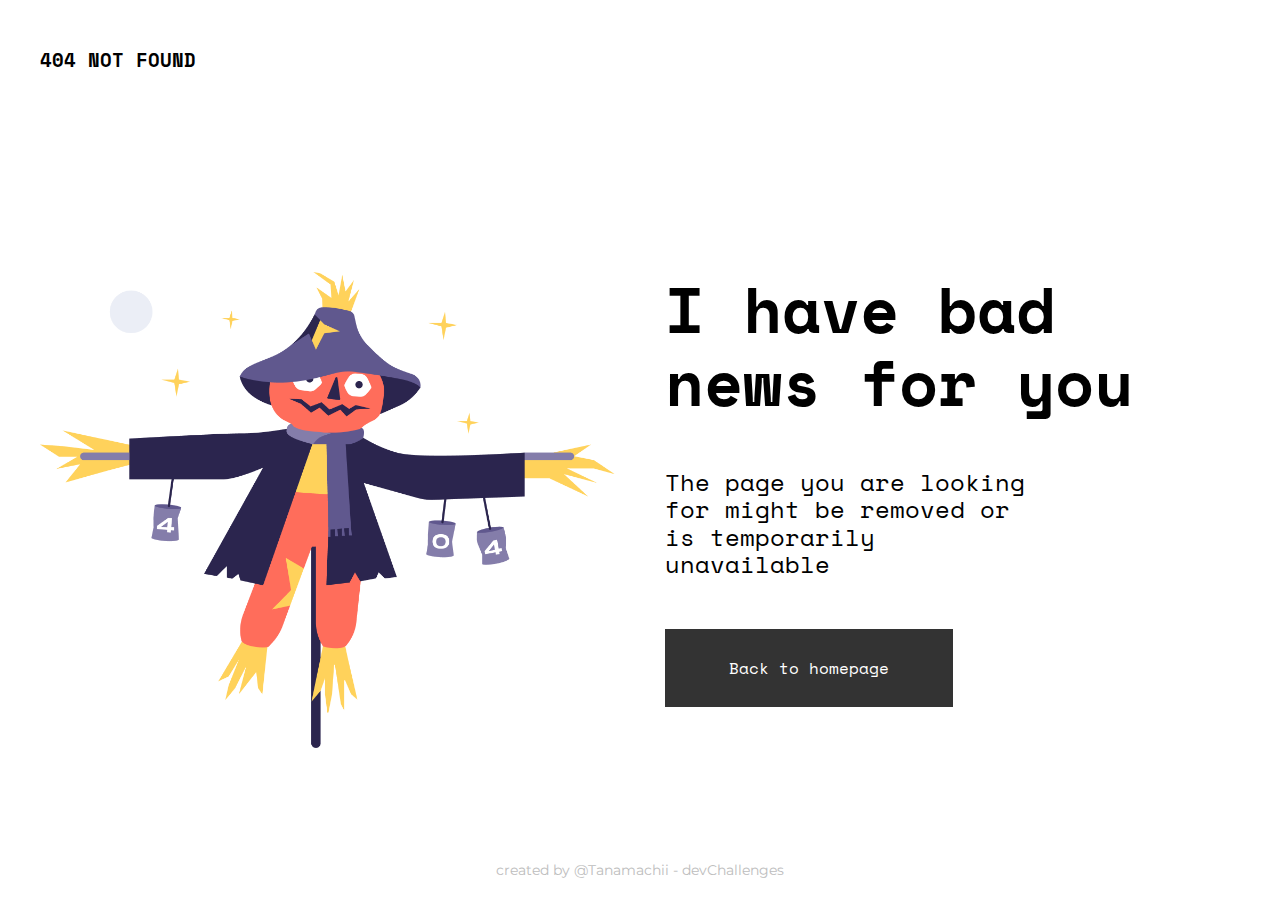
<file: 404-not-found-master/index.html>
<!DOCTYPE html>
<html lang="en">

<head>
  <meta charset="UTF-8">
  <meta http-equiv="X-UA-Compatible" content="IE=edge">
  <meta name="viewport" content="width=device-width, initial-scale=1.0">
  <title>404 page challenges</title>
  <link rel="preconnect" href="https://fonts.googleapis.com">
  <link rel="preconnect" href="https://fonts.gstatic.com" crossorigin>
  <link
    href="https://fonts.googleapis.com/css2?family=Inconsolata:wght@700&family=Montserrat&family=Space+Mono:wght@400;700&display=swap"
    rel="stylesheet">
  <link rel="stylesheet" href="css/normalize.css">
  <link rel="stylesheet" href="css/styles.css">

</head>

<body>
  <div class="container">

    <header>
      <h3>
        404 NOT FOUND
      </h3>
    </header>

    <main class="grid">
      <img src="img/Scarecrow.png" alt="Imagen Espantapajaros">
      <div class="flex">
        <h1>I have bad news for you</h1>
        <p class="texto">The page you are looking for might be removed or is temporarily unavailable</p>
        <a class="boton">Back to homepage</a>
      </div>
    </main>

    <footer class="container">
      <p class="footer">created by @Tanamachii - devChallenges</p>
    </footer>
  </div>
</body>

</html>
</file>
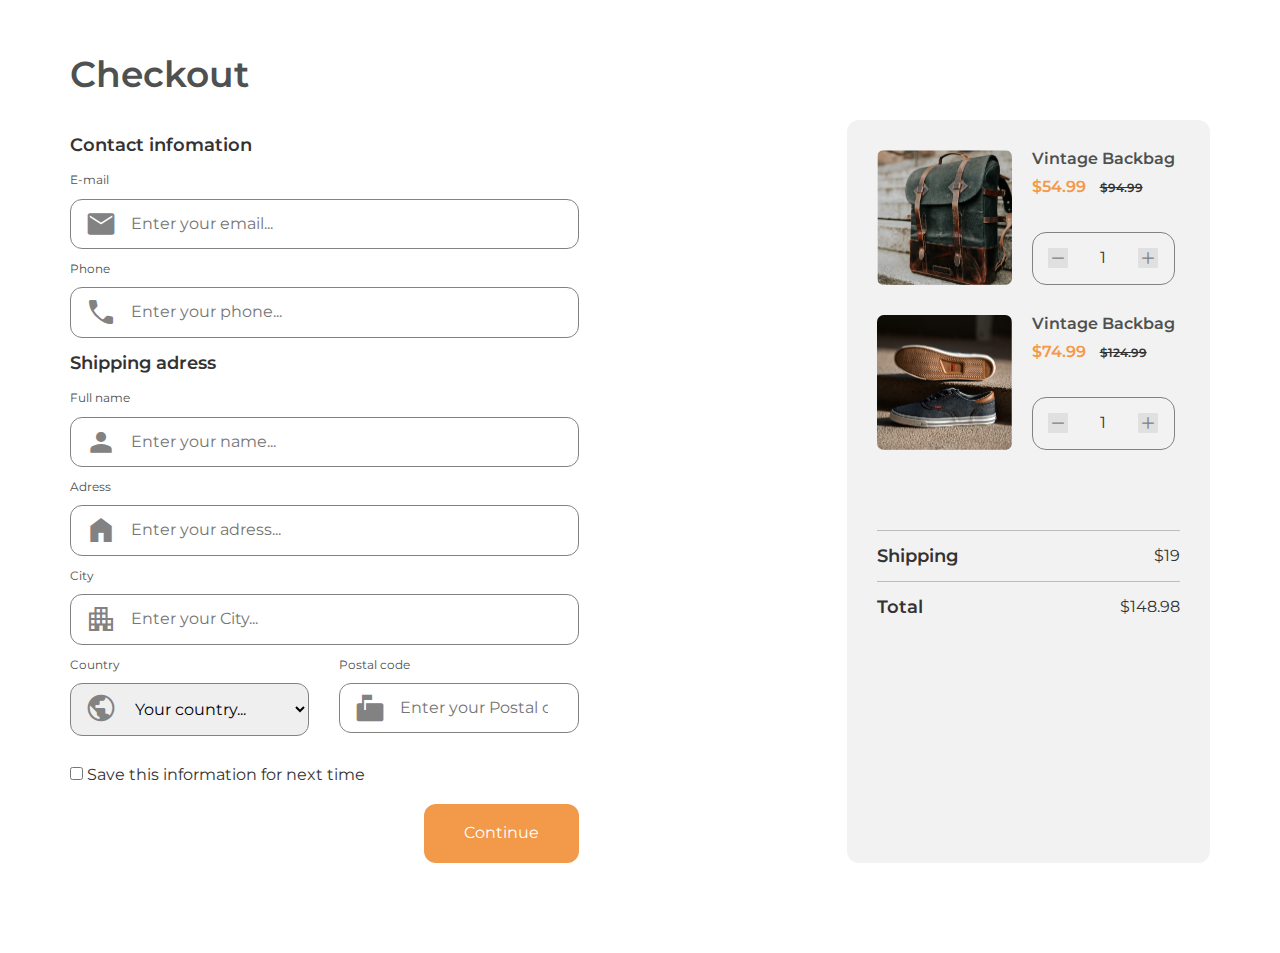
<file: checkout-page-master/index.html>
<!DOCTYPE html>
<html lang="en">

<head>
  <meta charset="UTF-8">
  <meta http-equiv="X-UA-Compatible" content="IE=edge">
  <meta name="viewport" content="width=device-width, initial-scale=1.0">
  <title>Checkout Page</title>
  <link rel="stylesheet"
    href="https://fonts.googleapis.com/css2?family=Material+Symbols+Outlined:opsz,wght,FILL,GRAD@20..48,100..700,0..1,-50..200" />
  <link rel="stylesheet" href="styles/normalize.css">
  <link rel="stylesheet" href="styles/css.css">
</head>

<body>
  <div class="container">
    <h1 class="titulo-principal">Checkout</h1>
    <main class="grid">
      <form id="form" onsubmit="return modal()">
        <h2>Contact infomation</h2>
        <label for="email" class="etiqueta">E-mail</label>
        <div class="container-icon">
          <span class="material-symbols-outlined">
            mail
          </span>
          <input required type="email" placeholder="Enter your email..." id="email" class="input" required>
        </div>
        <label for="phone" class="etiqueta">Phone</label>
        <div class="container-icon">
          <span class="material-symbols-outlined">
            call
          </span>
          <input required type="number" placeholder="Enter your phone..." id="phone" class="input">
        </div>

        <h2>Shipping adress</h2>
        <label for="name" class="etiqueta">Full name</label>
        <div class="container-icon">
          <span class="material-symbols-outlined">
            person
          </span>
          <input required type="text" placeholder="Enter your name..." id="name" class="input">
        </div>
        <label for="adress" class="etiqueta">Adress</label>
        <div class="container-icon">
          <span class="material-symbols-outlined">
            home
          </span>
          <input required type="text" placeholder="Enter your adress..." id="adress" class="input">
        </div>
        <label for="city" class="etiqueta">City</label>
        <div class="container-icon">
          <span class="material-symbols-outlined">
            apartment
          </span>
          <input required type="text" placeholder="Enter your City..." id="city" class="input">
        </div>
        <div class="country-postalcode">
          <div class="country">
            <label for="country" class="etiqueta">Country</label>
            <div class="container-icon">
              <span class="material-symbols-outlined">
                public
              </span>
              <select required id="country" class="input">
                <option selected disabled>Your country...</option>
                <option value="mexico">MÉXICO</option>
                <option value="mexico">Colombia</option>
                <option value="mexico">USA</option>
                <option value="mexico">CANADA</option>
                <option value="mexico">BUDAPEST</option>
                <option value="mexico">JAPÓN</option>

              </select>
            </div>
          </div>
          <div class="postalcode">
            <label for="postal-code" class="etiqueta">Postal code</label>
            <div class="container-icon">
              <span class="material-symbols-outlined">
                markunread_mailbox
              </span>
              <input required type="number" placeholder="Enter your Postal code..." id="postal-code" class="input">
            </div>
          </div>
        </div>
        <label class="checkbox"><input type="checkbox"> Save this information for next time</label>

        <div class="flex-boton">
          <button class="boton" type="submit">Continue</button>
        </div>
      </form>
      <div class="car-total">
        <div class="car">
          <img src="img/photo1.png" alt="mochila">
          <div class="precio-cantidad">
            <div>
              <h3>Vintage Backbag</h3>
              <p class="--naranja">$54.99</p>
              <p class="precio">$94.99</p>
            </div>
            <div class="cantidad">
              <span class="material-symbols-outlined signo --gris">
                remove
              </span>
              <p class="cantidad__numero">1</p>
              <span class="material-symbols-outlined signo --gris">
                add
              </span>
            </div>
          </div>
        </div>
        <div class="car">
          <img src="img/photo2.png" alt="levis shoes">
          <div class="precio-cantidad">
            <div>
              <h3>Vintage Backbag</h3>
              <p class="--naranja">$74.99</p>
              <p class="precio">$124.99</p>
            </div>
            <div class="cantidad">
              <span class="material-symbols-outlined signo">
                remove
              </span>
              <p class="cantidad__numero">1</p>
              <span class="material-symbols-outlined signo">
                add
              </span>
            </div>
          </div>
        </div>
        <div class="envio-titulo flex-envio">
          <h2 class=" inline">Shipping</h2>
          <p class="envio-precio">$19</p>
        </div>
        <div class="flex-envio ">
          <h2 class="inline">Total</h2>
          <p class="envio-precio">$148.98</p>
        </div>
      </div>
    </main>
  </div>

  <footer class="footer container">
  </footer>

  <script src="app.js"></script>
</body>

</html>
</file>
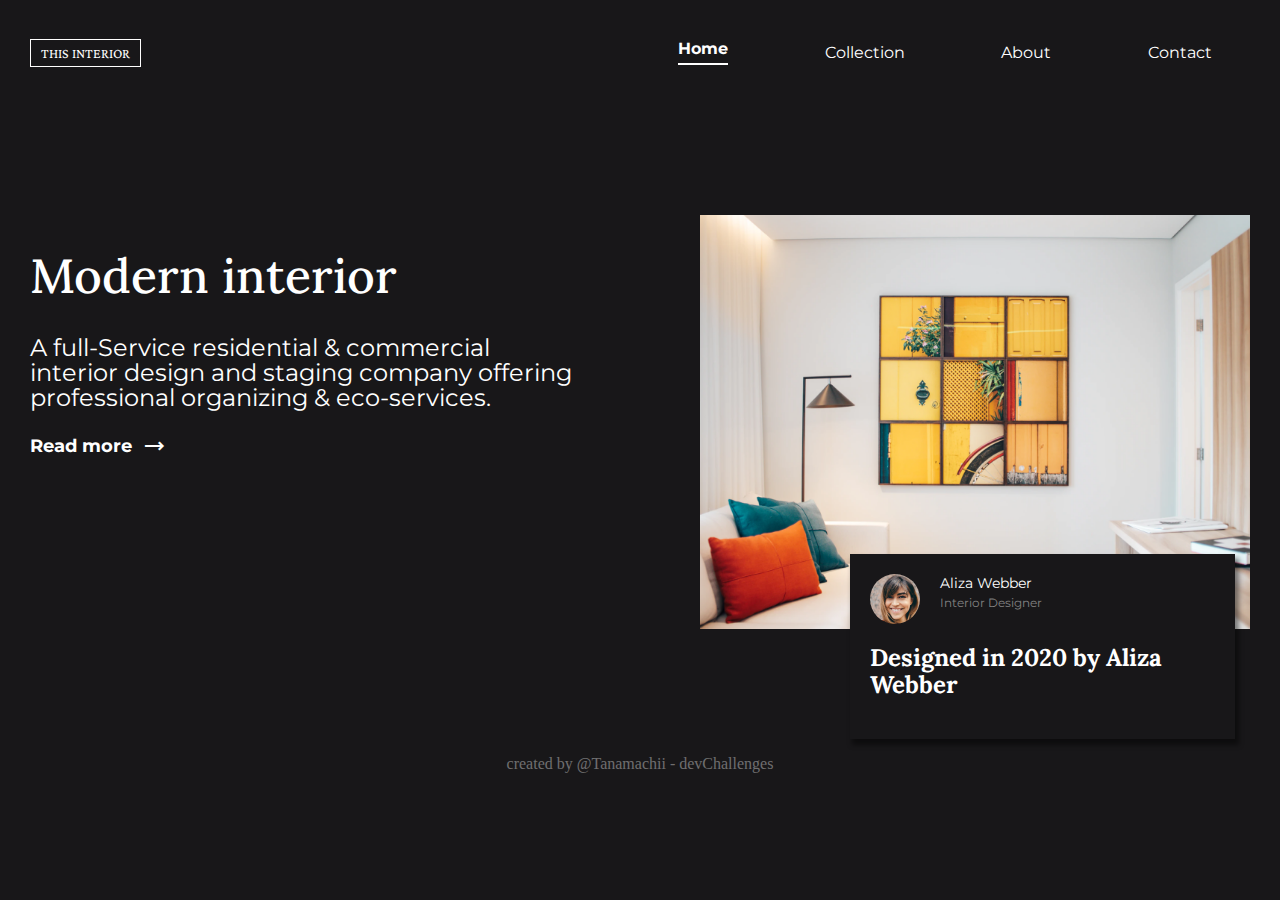
<file: interior-consultant-master/index.html>
<!DOCTYPE html>
<html lang="en">

<head>
  <meta charset="UTF-8">
  <meta http-equiv="X-UA-Compatible" content="IE=edge">
  <meta name="viewport" content="width=device-width, initial-scale=1.0">
  <title>Interior Consultant Challegen</title>
  <link rel="stylesheet"
    href="https://fonts.googleapis.com/css2?family=Material+Symbols+Outlined:opsz,wght,FILL,GRAD@20..48,100..700,0..1,-50..200" />
  <link rel="stylesheet"
    href="https://fonts.googleapis.com/css2?family=Material+Symbols+Outlined:opsz,wght,FILL,GRAD@20..48,100..700,0..1,-50..200" />
  <link rel="stylesheet"
    href="https://fonts.googleapis.com/css2?family=Material+Symbols+Outlined:opsz,wght,FILL,GRAD@20..48,100..700,0..1,-50..200" />

  <link rel="stylesheet" href="styles/css.css">
  <link rel="stylesheet" href="styles/normalize.css">
</head>

<body>
  <header class="header container">
    <div class="logo">
      <p class="logo__texto">This interior</p>
    </div>
    <nav class="navbar">
      <a href="#" class="navbar__link selected">Home</a>
      <a href="#" class="navbar__link">Collection</a>
      <a href="#" class="navbar__link">About</a>
      <a href="#" class="navbar__link">Contact</a>
    </nav>
    <span class="material-symbols-outlined hidden menu" id="menu">
      menu
    </span>
    <span class="material-symbols-outlined ocultar cerrar" id="cerrar">
      close
    </span>
  </header>
  <main class="contenido-principal container">
    <div class="descripcion">
      <h1 class="descripcion__titulo">
        Modern interior
      </h1>
      <p class="descripcion__contenido">
        A full-Service residential & commercial interior design and staging company
        offering professional organizing & eco-services.
      </p>
      <div class="read-more">
        <a href="#" class="descripcion__link">
          Read more
        </a>
        <span class="material-symbols-outlined descripcion__icon">
          trending_flat
        </span>
      </div>
    </div>
    <div class="imagen">
      <img src="img/photo1.png" alt="Imagen de muestra" class="imagen__pic">
      <div class="decoradora">
        <div class="decoradora__perfil">
          <img src="img/photo2.png" alt="perfil" class="decoradora__imagen">
          <div>
            <p class="decoradora__name">Aliza Webber</p>
            <p class="decoradora__role">Interior Designer</p>
          </div>
        </div>
        <h2 class="decoradora__date">Designed in 2020 by Aliza Webber</h2>
      </div>
    </div>
  </main>
  <footer class="footer">
    <p>created by @Tanamachii - devChallenges</p>
  </footer>

  <script src="js/index.js"></script>
</body>

</html>
</file>
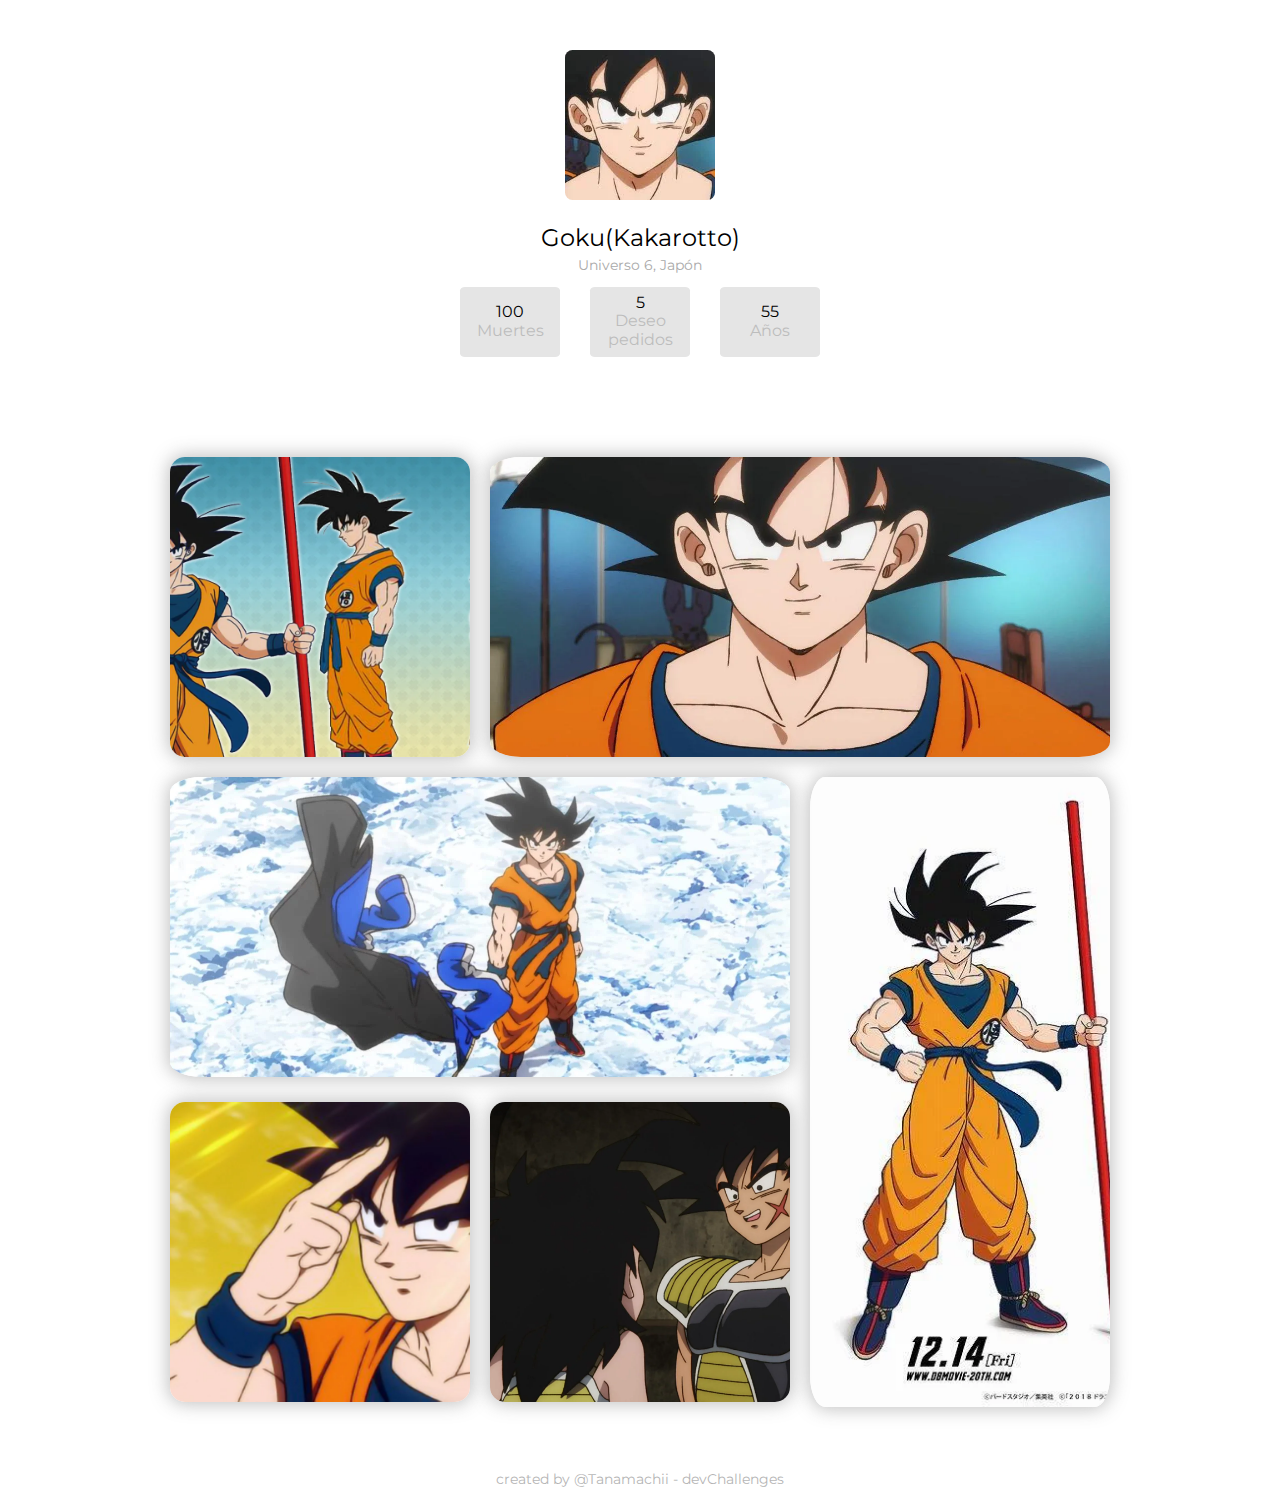
<file: my-gallery-master/index.html>
<!DOCTYPE html>
<html lang="en">

<head>
  <meta charset="UTF-8">
  <meta http-equiv="X-UA-Compatible" content="IE=edge">
  <meta name="viewport" content="width=device-width, initial-scale=1.0">
  <title>Goku-Gallery</title>
  <link rel="stylesheet" href="styles/normalize.css">
  <link rel="stylesheet" href="styles/css.css">
</head>

<body>

  <header class="container grid-profile">
    <img src="img/gokuProfile.webp" alt="perfil de goku" class="goku-profile">
    <p class="name">Goku(Kakarotto)</p>
    <p class="location">Universo 6, Japón</p>
    <div class="stats">
      <div class="box">
        <p class="box__titulo">100</p>
        <p class="box__descripcion">Muertes</p>
      </div>
      <div class="box">
        <p class="box__titulo">5</p>
        <p class="box__descripcion">Deseo pedidos</p>
      </div>
      <div class="box">
        <p class="box__titulo">55</p>
        <p class="box__descripcion">Años</p>
      </div>
    </div>
  </header>

  <main class="container grid">
    <img src="img/1.webp" class="imagen uno imagen__cuadrada" alt="imagenGoku">
    <img src="img/2.webp" class="imagen dos imagen__rectagular" alt="imagenGoku">
    <img src="img/3.webp" class="imagen tres imagen__larga" alt="imagenGoku">
    <img src="img/4.webp" class="imagen cuatro imagen__cuadrada" alt="imagenGoku">
    <img src="img/5.webp" class="imagen cinco imagen__cuadrada" alt="imagenGoku">
    <img src="img/6.webp" class="imagen seis imagen__rectagular" alt="imagenGoku">
  </main>

  <footer class="footer">
    <p>created by @Tanamachii - devChallenges</p>
  </footer>
</body>

</html>
</file>
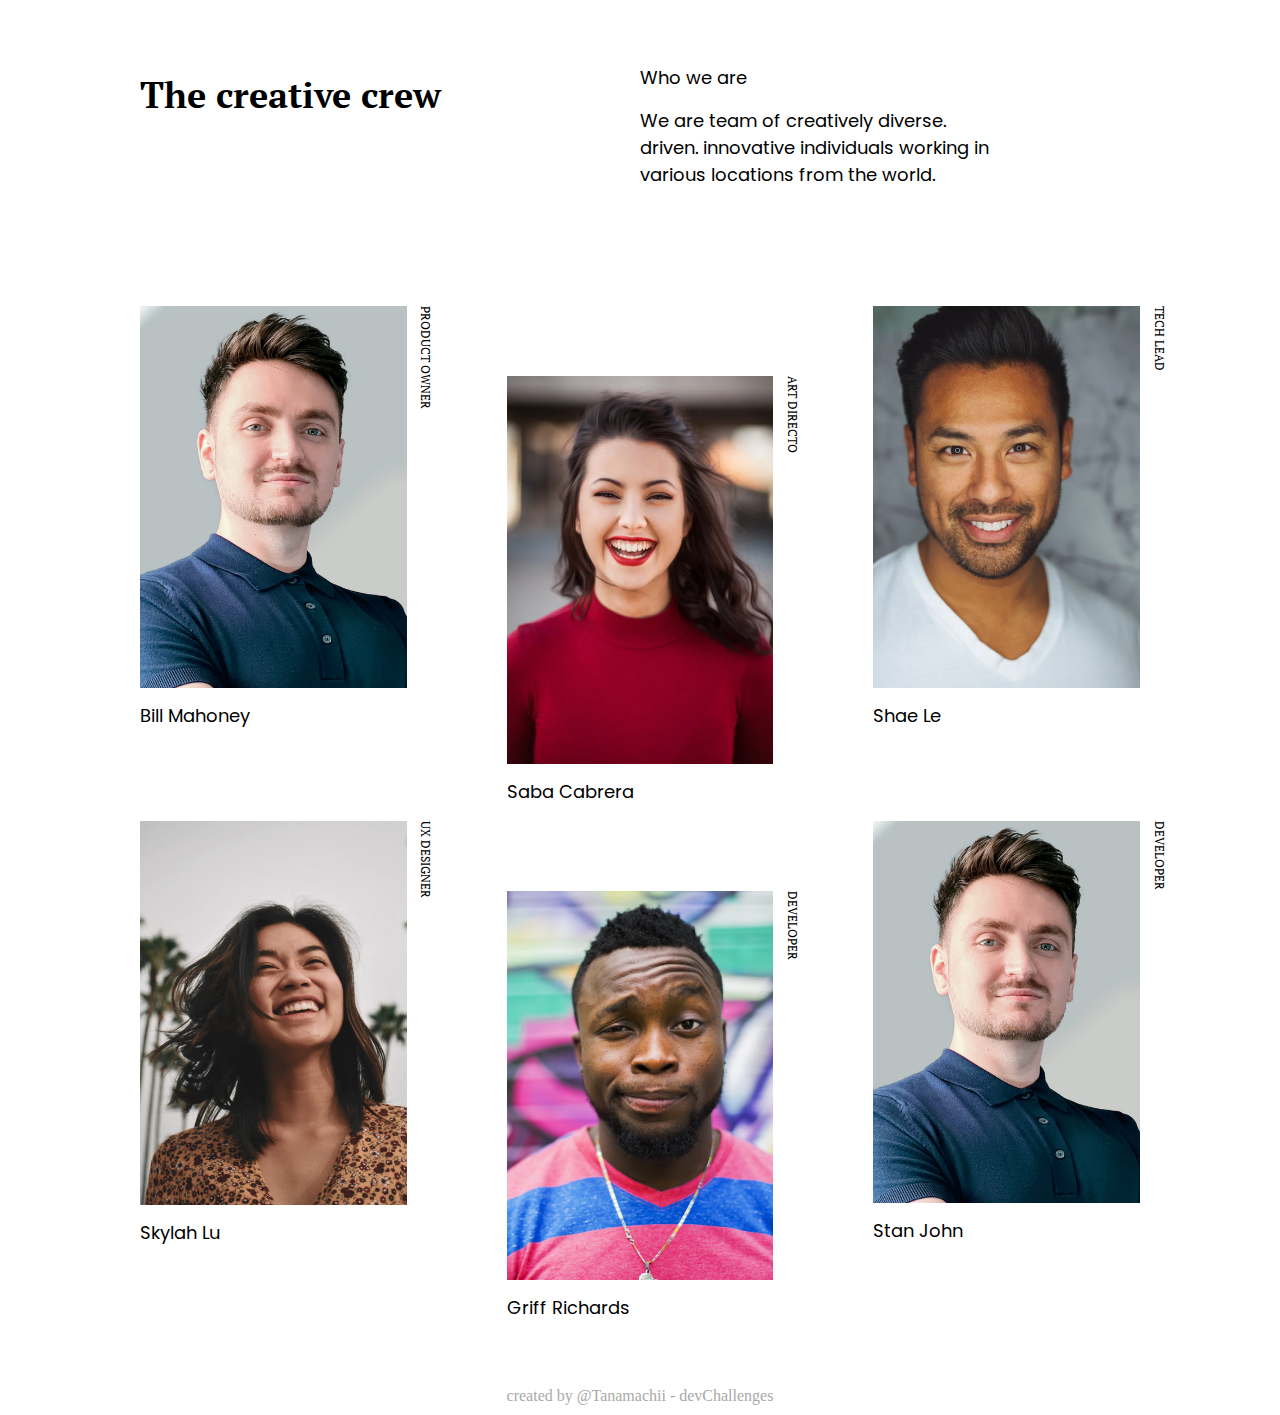
<file: my-team-page-master/index.html>
<!DOCTYPE html>
<html lang="en">

<head>
  <meta charset="UTF-8">
  <meta http-equiv="X-UA-Compatible" content="IE=edge">
  <meta name="viewport" content="width=device-width, initial-scale=1.0">
  <title>My team page</title>
  <link rel="preconnect" href="https://fonts.googleapis.com">
  <link rel="preconnect" href="https://fonts.gstatic.com" crossorigin>
  <link
    href="https://fonts.googleapis.com/css2?family=Montserrat&family=PT+Serif:wght@400;700&family=Poppins&display=swap"
    rel="stylesheet">
  <link rel="stylesheet" href="styles/normalize.css">
  <link rel="stylesheet" href="styles/css.css">
</head>

<body>
  <div class="container">
    <header class="header">
      <h1 class="titulo pt">The creative crew</h1>
      <div class="descripcion">
        <p class="name">Who we are</p>
        <p class="name texto">We are team of creatively diverse. driven. innovative individuals working in
          various
          locations from the
          world.</p>
      </div>
    </header>
    <div class="team">
      <div class="person">
        <div class="flex">
          <img src="img/photo1.png" alt="Foto1">
          <p class="role">Product Owner</p>
        </div>
        <p class="name">Bill Mahoney</p>
      </div>
      <div class="person">
        <div class="flex">
          <img src="img/photo2.png" alt="Foto2">
          <p class="role">Art Directo</p>
        </div>
        <p class="name">Saba Cabrera</p>
      </div>
      <div class="person">
        <div class="flex">
          <img src="img/photo3.png" alt="Foto3">
          <p class="role">Tech Lead</p>
        </div>
        <p class="name">Shae Le</p>
      </div>
      <div class="person">
        <div class="flex">
          <img src="img/photo4.png" alt="Foto4">
          <p class="role">UX Designer</p>
        </div>
        <p class="name">Skylah Lu</p>
      </div>
      <div class="person">
        <div class="flex">
          <img src="img/photo5.png" alt="Foto5">
          <p class="role">Developer</p>
        </div>
        <p class="name">Griff Richards</p>
      </div>
      <div class="person">
        <div class="flex">
          <img src="img/photo1.png" alt="Foto1">
          <p class="role">Developer</p>
        </div>
        <p class="name">Stan John</p>
      </div>
    </div>
  </div>

  <footer>
    <p class="footer">created by @Tanamachii - devChallenges</p>
  </footer>
</body>

</html>
</file>
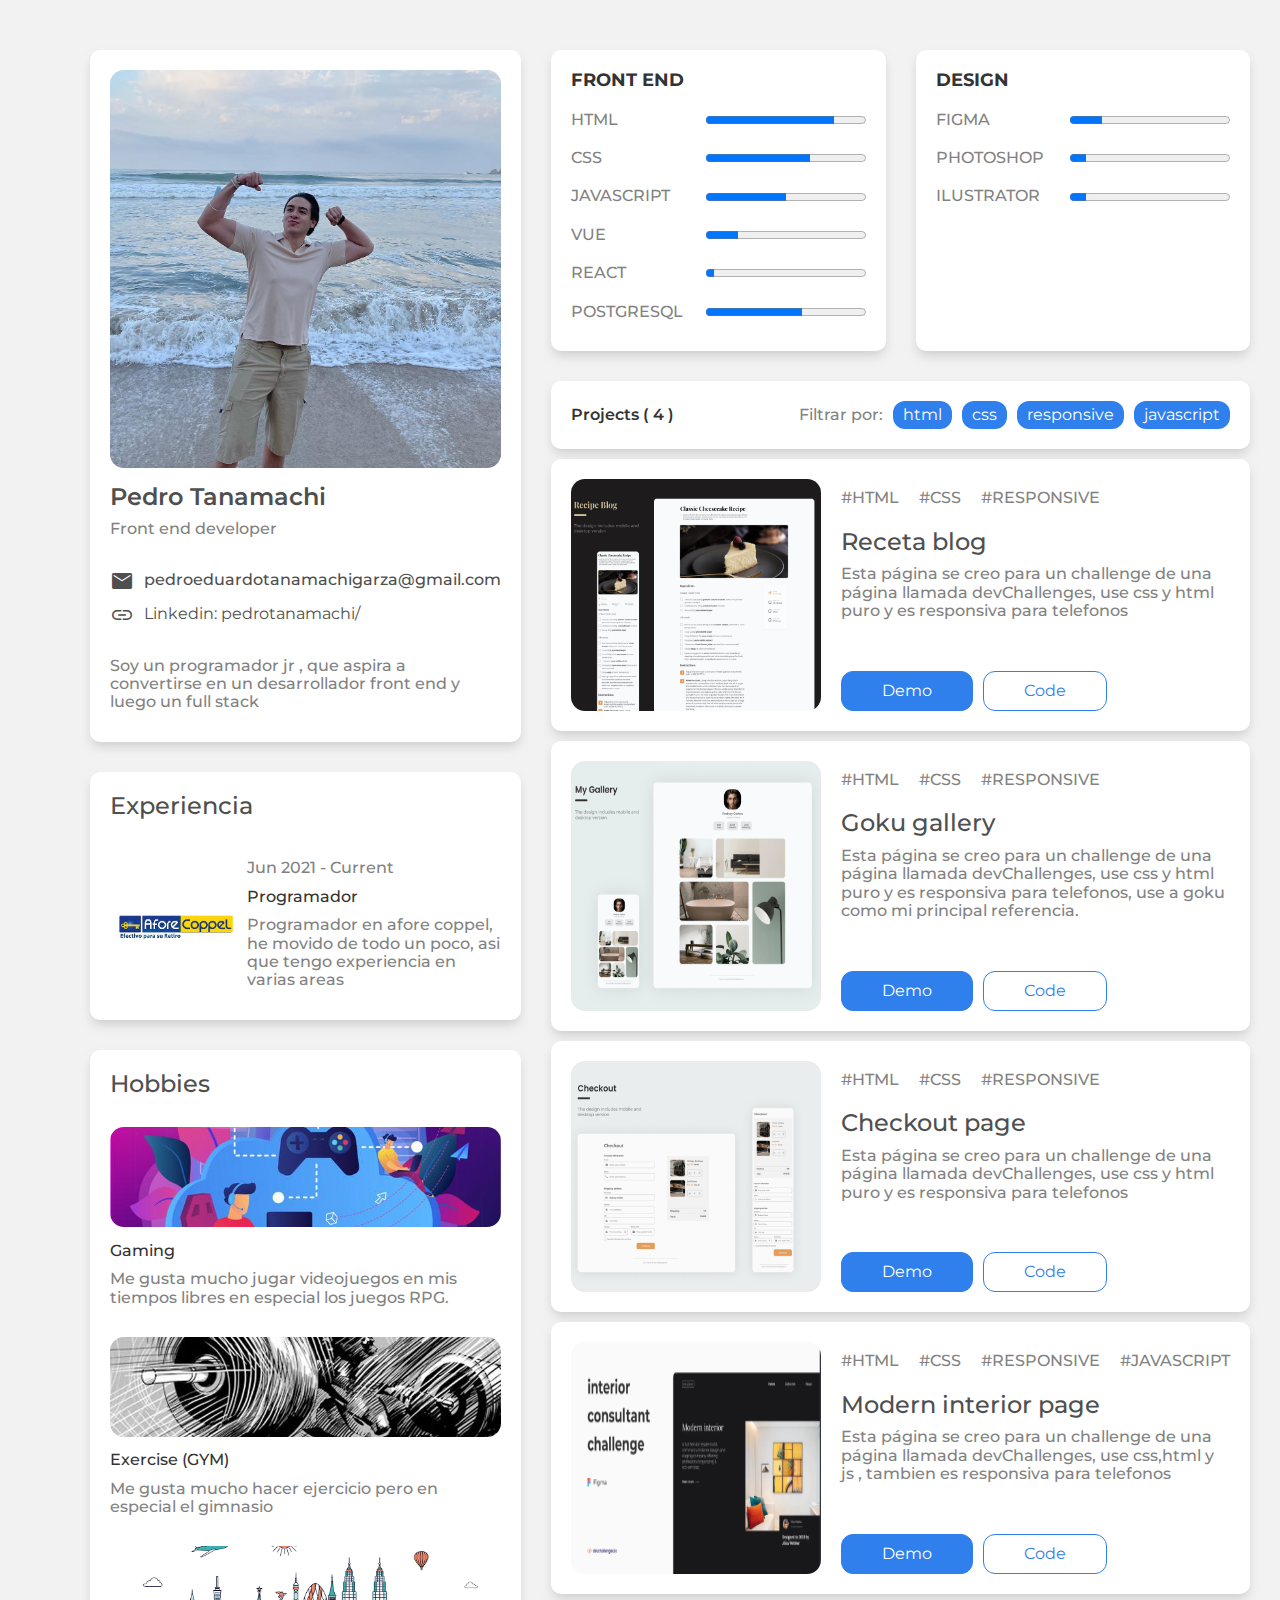
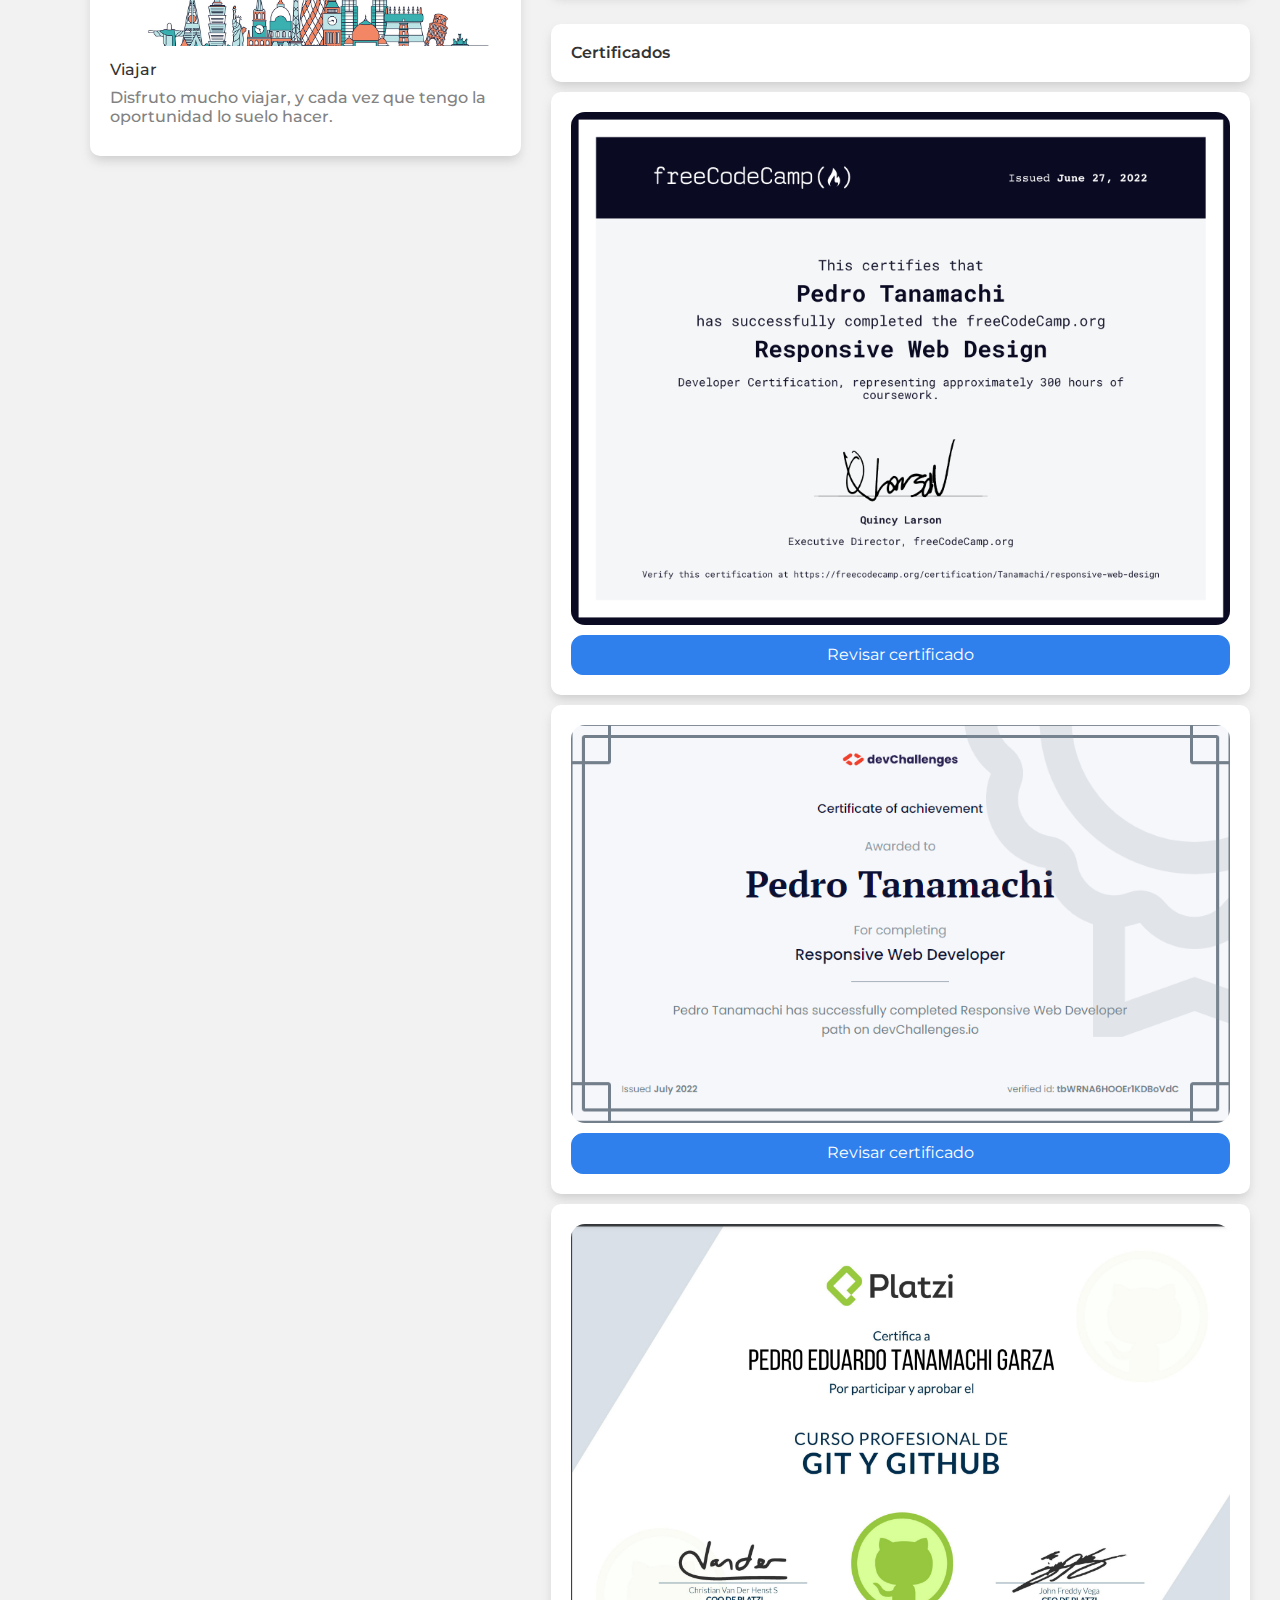
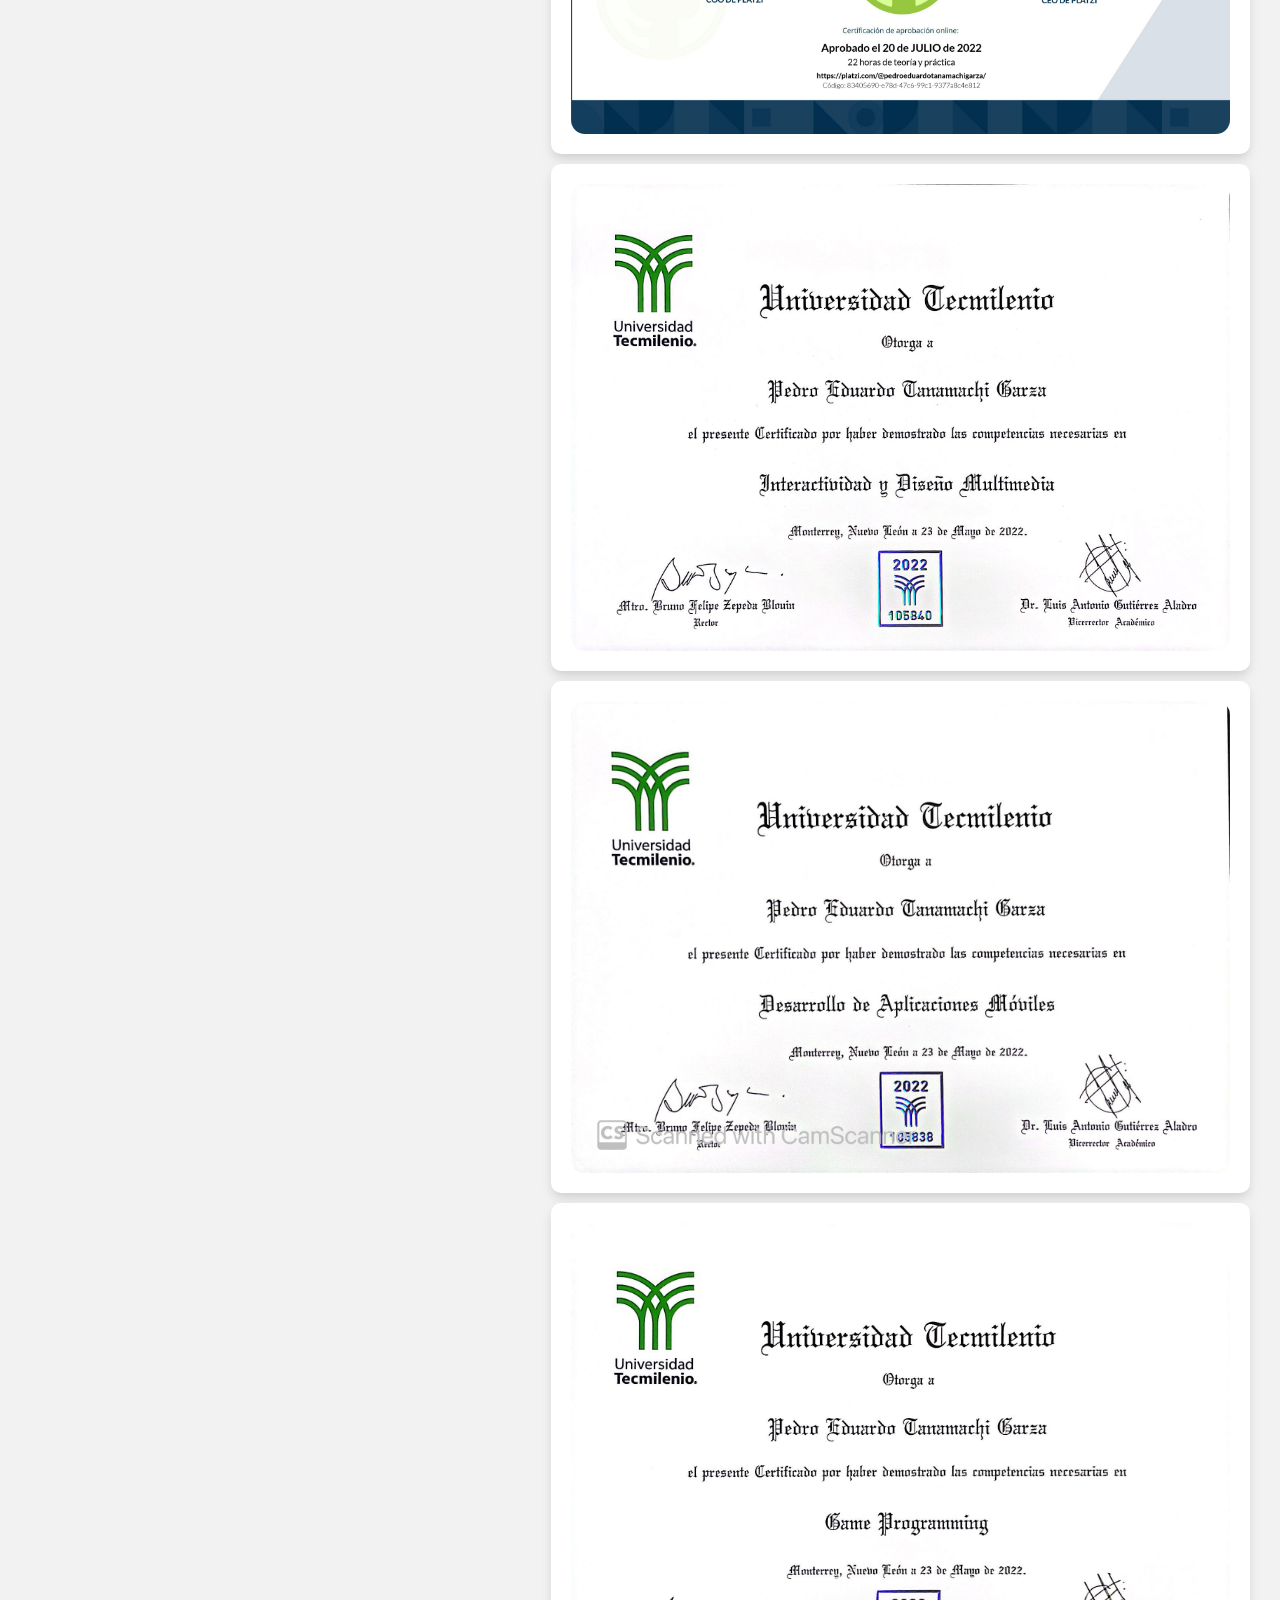
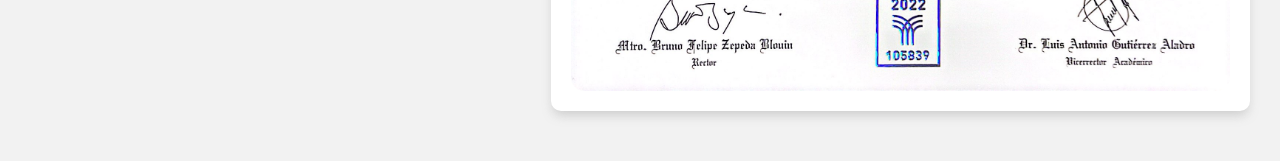
<file: portfolio-master/index.html>
<!DOCTYPE html>
<html lang="en">

<head>
    <meta charset="UTF-8">
    <meta http-equiv="X-UA-Compatible" content="IE=edge">
    <meta name="viewport" content="width=device-width, initial-scale=1.0">
    <title>Portfolio</title>
    <link rel="stylesheet"
        href="https://fonts.googleapis.com/css2?family=Material+Symbols+Outlined:opsz,wght,FILL,GRAD@20..48,100..700,0..1,-50..200" />
    <link rel="stylesheet" href="styles/normalize.css">
    <link rel="stylesheet" href="styles/css.css">
</head>

<body>
    <div class="grid-principal container">
        <div class="grid-1">
            <div class="profile caja">
                <img src="img/yo.webp" alt="Imagen mía" class="profile__imagen">
                <h2>Pedro Tanamachi</h2>
                <p>Front end developer</p>
                <div class="profile__contacto">
                    <p class="profile__contacto--info">
                        <span class="material-symbols-outlined">
                            mail
                        </span>
                        pedroeduardotanamachigarza@gmail.com</p>
                    <a href="https://www.linkedin.com/in/pedrotanamachi/" target="_blank"
                        class="profile__contacto--info">
                        <span class="material-symbols-outlined">
                            link
                        </span>
                        Linkedin: pedrotanamachi/
                    </a>
                </div>
                <p>Soy un programador jr , que aspira a convertirse en un desarrollador front end y luego un full stack
                </p>
            </div>
            <div class="experience caja">
                <h2 class="f-w-500 no-margin">Experiencia</h2>
                <div class="experience__jobs">
                    <div class="experience__job">
                        <img src="img/coppel.webp" alt="Logo coppel">
                        <div>
                            <p>Jun 2021 - Current</p>
                            <p class="experience__job--title f-w-600 ">Programador</p>
                            <p>Programador en afore coppel, he movido de todo un poco, asi que tengo experiencia en
                                varias areas</p>
                        </div>
                    </div>
                </div>
            </div>
            <div class="hobbies caja">
                <h2 class="f-w-500 no-margin">Hobbies</h2>
                <div class="hobbies__elements">
                    <div class="hobbies__hobby">
                        <img src="img/gaming.jpeg" alt="Videojuegos" class="hobbies__imagen">
                        <p class="hobbies__elements--title">Gaming</p>
                        <p>Me gusta mucho jugar videojuegos en mis tiempos libres en especial los juegos RPG.</p>
                    </div>
                    <div class="hobbies__hobby">
                        <img src="img/gym.jpeg" alt="Gimnasio" class="hobbies__imagen">
                        <p class="hobbies__elements--title">Exercise (GYM)</p>
                        <p>Me gusta mucho hacer ejercicio pero en especial el gimnasio</p>
                    </div>
                    <div class="hobbies__hobby">
                        <img src="img/travel.jpg" alt="Gimnasio" class="hobbies__imagen">
                        <p class="hobbies__elements--title">Viajar</p>
                        <p>Disfruto mucho viajar, y cada vez que tengo la oportunidad lo suelo hacer.</p>
                    </div>
                </div>
            </div>
        </div>
        <div class="grid-2">
            <div class="skills">
                <div class="skills__code caja">
                    <h3 class="no-margin skills__code--titulo">Front end</h3>
                    <div class="skills__code--skill">
                        <p>html</p>
                        <progress max="100" value="80"></progress>
                    </div>
                    <div class="skills__code--skill">
                        <p>css</p>
                        <progress max="100" value="65"></progress>
                    </div>
                    <div class="skills__code--skill">
                        <p>javascript</p>
                        <progress max="100" value="50"></progress>
                    </div>
                    <div class="skills__code--skill">
                        <p>vue</p>
                        <progress max="100" value="20"></progress>
                    </div>
                    <div class="skills__code--skill">
                        <p>react</p>
                        <progress max="100" value="5"></progress>
                    </div>
                    <div class="skills__code--skill">
                        <p>PostgreSQL</p>
                        <progress max="100" value="60"></progress>
                    </div>
                </div>
                <div class="skills__design caja">
                    <h3 class="no-margin skills__design--titulo">Design</h3>
                    <div class="skills__code--skill">
                        <p>figma</p>
                        <progress max="100" value="20"></progress>
                    </div>
                    <div class="skills__code--skill">
                        <p>photoshop</p>
                        <progress max="100" value="10"></progress>
                    </div>
                    <div class="skills__code--skill">
                        <p>ilustrator</p>
                        <progress max="100" value="10"></progress>
                    </div>
                </div>
            </div>
            <div class="projects">
                <div class="projects__contenedor caja">
                    <p class="projects__title">Projects ( <span class="num_pro"></span> )</p>
                    <div class="filtrado">
                        <p class="no-margin">Filtrar por: </p>
                        <a class="filtrado__label" id="html">html</a>
                        <a class="filtrado__label" id="css">css</a>
                        <a class="filtrado__label" id="responsive">responsive</a>
                        <a class="filtrado__label" id="js">javascript</a>
                    </div>
                </div>
                <div class="projects__project caja">
                    <img src="img/recipe.png" alt="proyecto sobre receta" class="projects__imagen">
                    <div class="projects__project--info">
                        <div class="projects__project--label">
                            <p class="mayus tags" value="html">#Html</p>
                            <p class="mayus tags" value="css">#css</p>
                            <p class="mayus tags" value="responsive">#responsive</p>
                        </div>
                        <h2 class="f-w-500">Receta blog</h2>
                        <p>Esta página se creo para un challenge de una página llamada devChallenges, use css y html
                            puro y es responsiva para telefonos</p>
                        <div class="projects__botones">
                            <a href="https://calm-pothos-b9a89f.netlify.app/" class="btn btn-demo"
                                target="_blank">Demo</a>
                            <a href="https://github.com/Tanamachii/devChallenges/tree/main/recipe-page-master"
                                class="btn btn-code" target="_blank">Code</a>
                        </div>
                    </div>
                </div>
                <div class="projects__project caja">
                    <img src="img/gallery.png" alt="proyecto sobre una galeria" class="projects__imagen">
                    <div class="projects__project--info">
                        <div class="projects__project--label">
                            <p class="mayus tags" value="html">#HTML</p>
                            <p class="mayus tags" value="css">#css</p>
                            <p class="mayus tags" value="responsive">#responsive</p>
                        </div>
                        <h2 class="f-w-500">Goku gallery</h2>
                        <p>Esta página se creo para un challenge de una página llamada devChallenges, use css y html
                            puro y es responsiva para telefonos, use a goku como mi principal referencia.</p>
                        <div class="projects__botones">
                            <a href="https://harmonious-rolypoly-bb3f86.netlify.app/" class="btn btn-demo"
                                target="_blank">Demo</a>
                            <a href="https://github.com/Tanamachii/devChallenges/tree/main/my-gallery-master"
                                class="btn btn-code" target="_blank">Code</a>
                        </div>
                    </div>
                </div>
                <div class="projects__project caja">
                    <img src="img//checkout.png" alt="proyecto sobre receta" class="projects__imagen">
                    <div class="projects__project--info">
                        <div class="projects__project--label">
                            <p class="mayus tags" value="html">#HTML</p>
                            <p class="mayus tags" value="css">#css</p>
                            <p class="mayus tags" value="responsive">#responsive</p>
                        </div>
                        <h2 class="f-w-500">Checkout page</h2>
                        <p>Esta página se creo para un challenge de una página llamada devChallenges, use css y html
                            puro y es responsiva para telefonos</p>
                        <div class="projects__botones">
                            <a href="https://calm-selkie-2f4725.netlify.app/" class="btn btn-demo"
                                target="_blank">Demo</a>
                            <a href="https://github.com/Tanamachii/devChallenges/tree/main/checkout-page-master"
                                class="btn btn-code" target="_blank">Code</a>
                        </div>
                    </div>
                </div>
                <div class="projects__project caja">
                    <img src="img/consultant.png" alt="proyecto sobre receta" class="projects__imagen">
                    <div class="projects__project--info">
                        <div class="projects__project--label">
                            <p class="mayus tags" value="html">#HTML</p>
                            <p class="mayus tags" value="css">#css</p>
                            <p class="mayus tags" value="responsive">#responsive</p>
                            <p class="mayus tags" value="js">#javascript</p>
                        </div>
                        <h2 class="f-w-500">Modern interior page</h2>
                        <p>Esta página se creo para un challenge de una página llamada devChallenges, use css,html y js
                            , tambien es responsiva para telefonos</p>
                        <div class="projects__botones">
                            <a href="https://extraordinary-cuchufli-cfcca1.netlify.app/" class="btn btn-demo"
                                target="_blank">Demo</a>
                            <a href="https://github.com/Tanamachii/devChallenges/tree/main/interior-consultant-master"
                                class="btn btn-code" target="_blank">Code</a>
                        </div>
                    </div>
                </div>
            </div>

            <div class="certificades">
                <div class="certificades__contenedor caja">
                    <p class="certificades__title">Certificados</p>
                </div>
                <div class="certificades__project caja">
                    <img src="img/certificado1.png" alt="certificado de responsive web" class="certificades__imagen">
                    <a href="https://www.freecodecamp.org/certification/Tanamachi/responsive-web-design"
                        class="btn btn-demo btn-certificade" target="_blank">Revisar certificado</a>
                </div>
                <div class="certificades__project caja">
                    <img src="img/certificado3.png" alt="certificado de responsive web developer"
                        class="certificades__imagen">
                    <a href="https://devchallenges.io/certificates/tbWRNA6HOOEr1KDBoVdC"
                        class="btn btn-demo btn-certificade" target="_blank">Revisar certificado</a>
                </div>
                <div class="certificades__project caja">
                    <img src="img/certificado2.png" alt="certificado de github" class="certificades__imagen">
                </div>
                <div class="certificades__project caja">
                    <img src="img/certificado4.jpeg" alt="certificado de tecmilenio" class="certificades__imagen">
                </div>
                <div class="certificades__project caja">
                    <img src="img/certificado5.jpeg" alt="certificado de tecmilenio" class="certificades__imagen">
                </div>
                <div class="certificades__project caja">
                    <img src="img/certificado6.jpeg" alt="certificado de tecmilenio" class="certificades__imagen">
                </div>
            </div>
        </div>
    </div>
    </div>

    <script src="js/app.js"></script>
</body>

</html>
</file>
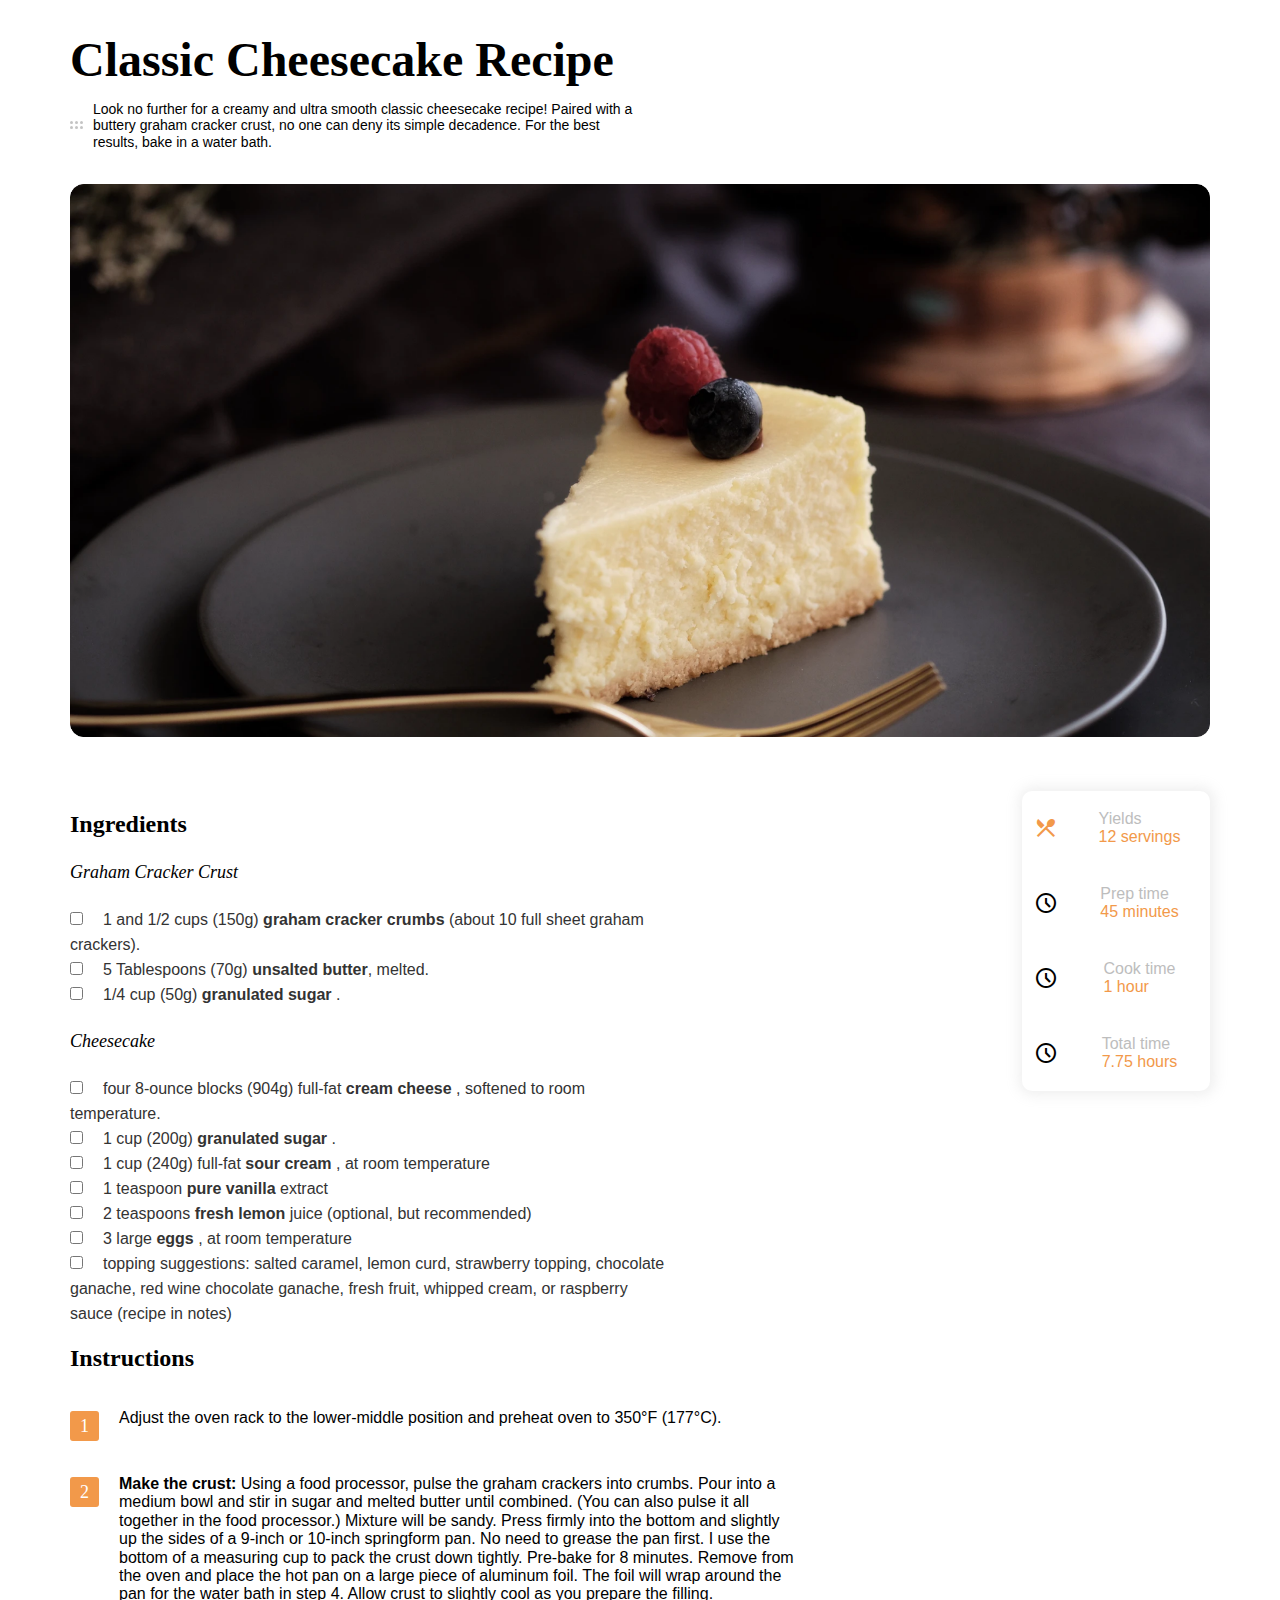
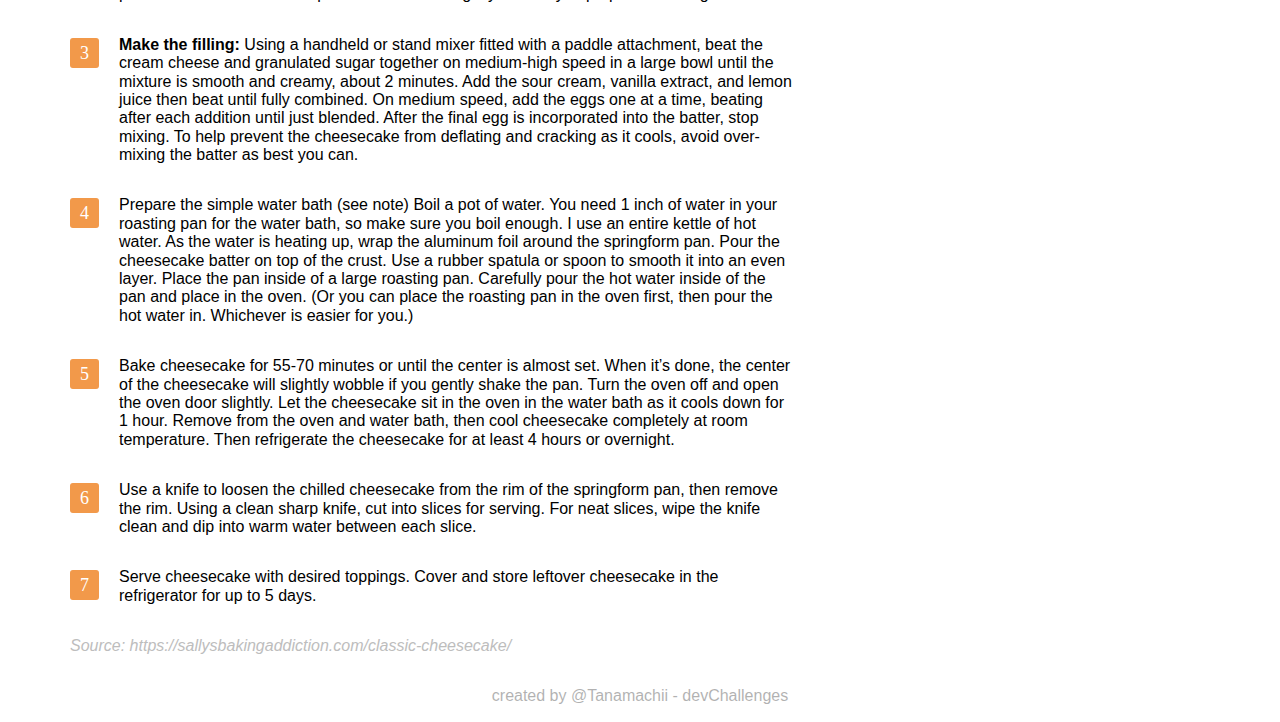
<file: recipe-page-master/index.html>
<!DOCTYPE html>
<html lang="en">

<head>
  <meta charset="UTF-8">
  <meta http-equiv="X-UA-Compatible" content="IE=edge">
  <meta name="viewport" content="width=device-width, initial-scale=1.0">
  <title>recipe-page-master</title>
  <link rel="stylesheet"
    href="https://fonts.googleapis.com/css2?family=Material+Symbols+Outlined:opsz,wght,FILL,GRAD@20..48,100..700,0..1,-50..200" />
  <link rel="stylesheet"
    href="https://fonts.googleapis.com/css2?family=Material+Symbols+Outlined:opsz,wght,FILL,GRAD@20..48,100..700,0..1,-50..200" />

  <link rel="stylesheet" href="styles/normalize.css">
  <link rel="stylesheet" href="styles/css.css">

</head>

<body>
  <main class="container">
    <h1 class="titulo">Classic Cheesecake Recipe</h1>
    <div class="flex">
      <img src="6dots.svg" alt="puntitos">
      <p class="flex__texto">Look no further for a creamy and ultra smooth classic cheesecake recipe! Paired with a
        buttery
        graham cracker
        crust, no one can deny its simple decadence. For the best results, bake in a water bath.</p>
    </div>
    <img src="img/photo1.png" alt="Cheesecake" class="pastel">
    <div class="receta">
      <div class="ingredientes">
        <h2 class="titulo-secundario">Ingredients</h2>
        <h4>Graham Cracker Crust</h4>
        <label class="checkbox-text"><input type="checkbox" class="checkbox">1 and 1/2 cups (150g) <b> graham cracker
            crumbs </b> (about
          10 full
          sheet graham crackers).</label>
        <label class="checkbox-text"><input type="checkbox" class="checkbox">5 Tablespoons (70g) <b>unsalted butter</b>,
          melted.</label>
        <label class="checkbox-text"><input type="checkbox" class="checkbox">1/4 cup (50g) <b> granulated sugar
          </b>.</label>

        <h4>Cheesecake</h4>
        <label class="checkbox-text"><input type="checkbox" class="checkbox">four 8-ounce blocks (904g) full-fat <b>
            cream
            cheese </b>, softened to room temperature.</label>
        <label class="checkbox-text"><input type="checkbox" class="checkbox">1 cup (200g)<b> granulated sugar
          </b>.</label>
        <label class="checkbox-text"><input type="checkbox" class="checkbox">1 cup (240g) full-fat <b> sour cream </b>,
          at room
          temperature</label>
        <label class="checkbox-text"><input type="checkbox" class="checkbox">1 teaspoon <b> pure vanilla
          </b>extract</label>
        <label class="checkbox-text"><input type="checkbox" class="checkbox">2 teaspoons <b> fresh lemon </b> juice
          (optional, but recommended)</label>
        <label class="checkbox-text"><input type="checkbox" class="checkbox">3 large <b> eggs </b>, at room
          temperature</label>
        <label class="checkbox-text"><input type="checkbox" class="checkbox">topping suggestions: salted caramel, lemon
          curd, strawberry topping, chocolate ganache, red wine chocolate ganache, fresh fruit, whipped cream, or
          raspberry sauce (recipe in notes) </label>
        <h2 class="titulo-secundario">Instructions</h2>
        <section>
          <div class="instrucciones">
            <p class="instrucciones__numero">1</p>
            <p class="instrucciones__texto">Adjust the oven rack to the lower-middle position and preheat oven to 350°F
              (177°C).
            </p>
          </div>
          <div class="instrucciones">
            <p class="instrucciones__numero">2</p>
            <p class="instrucciones__texto"> <b> Make the crust: </b>Using a food processor, pulse the graham crackers
              into
              crumbs. Pour into a medium bowl and stir in sugar and melted butter until combined. (You can also pulse it
              all together in the food processor.) Mixture will be sandy. Press firmly into the bottom and slightly up
              the sides of a 9-inch or 10-inch springform pan. No need to grease the pan first. I use the bottom of a
              measuring cup to pack the crust down tightly. Pre-bake for 8 minutes. Remove from the oven and place the
              hot pan on a large piece of aluminum foil. The foil will wrap around the pan for the water bath in step 4.
              Allow crust to slightly cool as you prepare the filling.
            </p>
          </div>
          <div class="instrucciones">
            <p class="instrucciones__numero">3</p>
            <p class="instrucciones__texto"> <b> Make the filling:</b> Using a handheld or stand mixer fitted with a
              paddle
              attachment, beat the cream cheese and granulated sugar together on medium-high speed in a large bowl until
              the mixture is smooth and creamy, about 2 minutes. Add the sour cream, vanilla extract, and lemon juice
              then beat until fully combined. On medium speed, add the eggs one at a time, beating after each addition
              until just blended. After the final egg is incorporated into the batter, stop mixing. To help prevent the
              cheesecake from deflating and cracking as it cools, avoid over-mixing the batter as best you can.
            </p>
          </div>
          <div class="instrucciones">
            <p class="instrucciones__numero">4</p>
            <p class="instrucciones__texto">
              Prepare the simple water bath (see note) Boil a pot of water. You need 1 inch of water in your roasting
              pan for the water bath, so make sure you boil enough. I use an entire kettle of hot water. As the water is
              heating up, wrap the aluminum foil around the springform pan. Pour the cheesecake batter on top of the
              crust. Use a rubber spatula or spoon to smooth it into an even layer. Place the pan inside of a large
              roasting pan. Carefully pour the hot water inside of the pan and place in the oven. (Or you can place the
              roasting pan in the oven first, then pour the hot water in. Whichever is easier for you.)
            </p>
          </div>
          <div class="instrucciones">
            <p class="instrucciones__numero">5</p>
            <p class="instrucciones__texto">
              Bake cheesecake for 55-70 minutes or until the center is almost set. When it’s done, the center of the
              cheesecake will slightly wobble if you gently shake the pan. Turn the oven off and open the oven door
              slightly. Let the cheesecake sit in the oven in the water bath as it cools down for 1 hour. Remove from
              the oven and water bath, then cool cheesecake completely at room temperature. Then refrigerate the
              cheesecake for at least 4 hours or overnight.
            </p>
          </div>
          <div class="instrucciones">
            <p class="instrucciones__numero">6</p>
            <p class="instrucciones__texto">
              Use a knife to loosen the chilled cheesecake from the rim of the springform pan, then remove the rim.
              Using a clean sharp knife, cut into slices for serving. For neat slices, wipe the knife clean and dip into
              warm water between each slice.
            </p>
          </div>
          <div class="instrucciones">
            <p class="instrucciones__numero">7</p>
            <p class="instrucciones__texto">
              Serve cheesecake with desired toppings. Cover and store leftover cheesecake in the refrigerator for up to
              5 days.
            </p>
          </div>
          <p class="src">Source: https://sallysbakingaddiction.com/classic-cheesecake/ </p>
        </section>

      </div>

      <div class="tiempo">
        <span class="material-symbols-outlined food">
          restaurant_menu
        </span>
        <div>
          <p class="text --color-text">Yields</p>
          <p class="food text">12 servings</p>
        </div>
        <span class="material-symbols-outlined">
          schedule
        </span>
        <div>
          <p class="text --color-text">Prep time</p>
          <p class="food text">45 minutes</p>
        </div>
        <span class="material-symbols-outlined">
          schedule
        </span>
        <div>
          <p class="text --color-text">Cook time</p>
          <p class="food text">1 hour</p>
        </div>
        <span class="material-symbols-outlined">
          schedule
        </span>
        <div>
          <p class="text --color-text">Total time</p>
          <p class="food text">7.75 hours</p>
        </div>

      </div>

    </div>
  </main>

  <footer>
    <p class="footer">created by @Tanamachii - devChallenges</p>
  </footer>
</body>

</html>
</file>
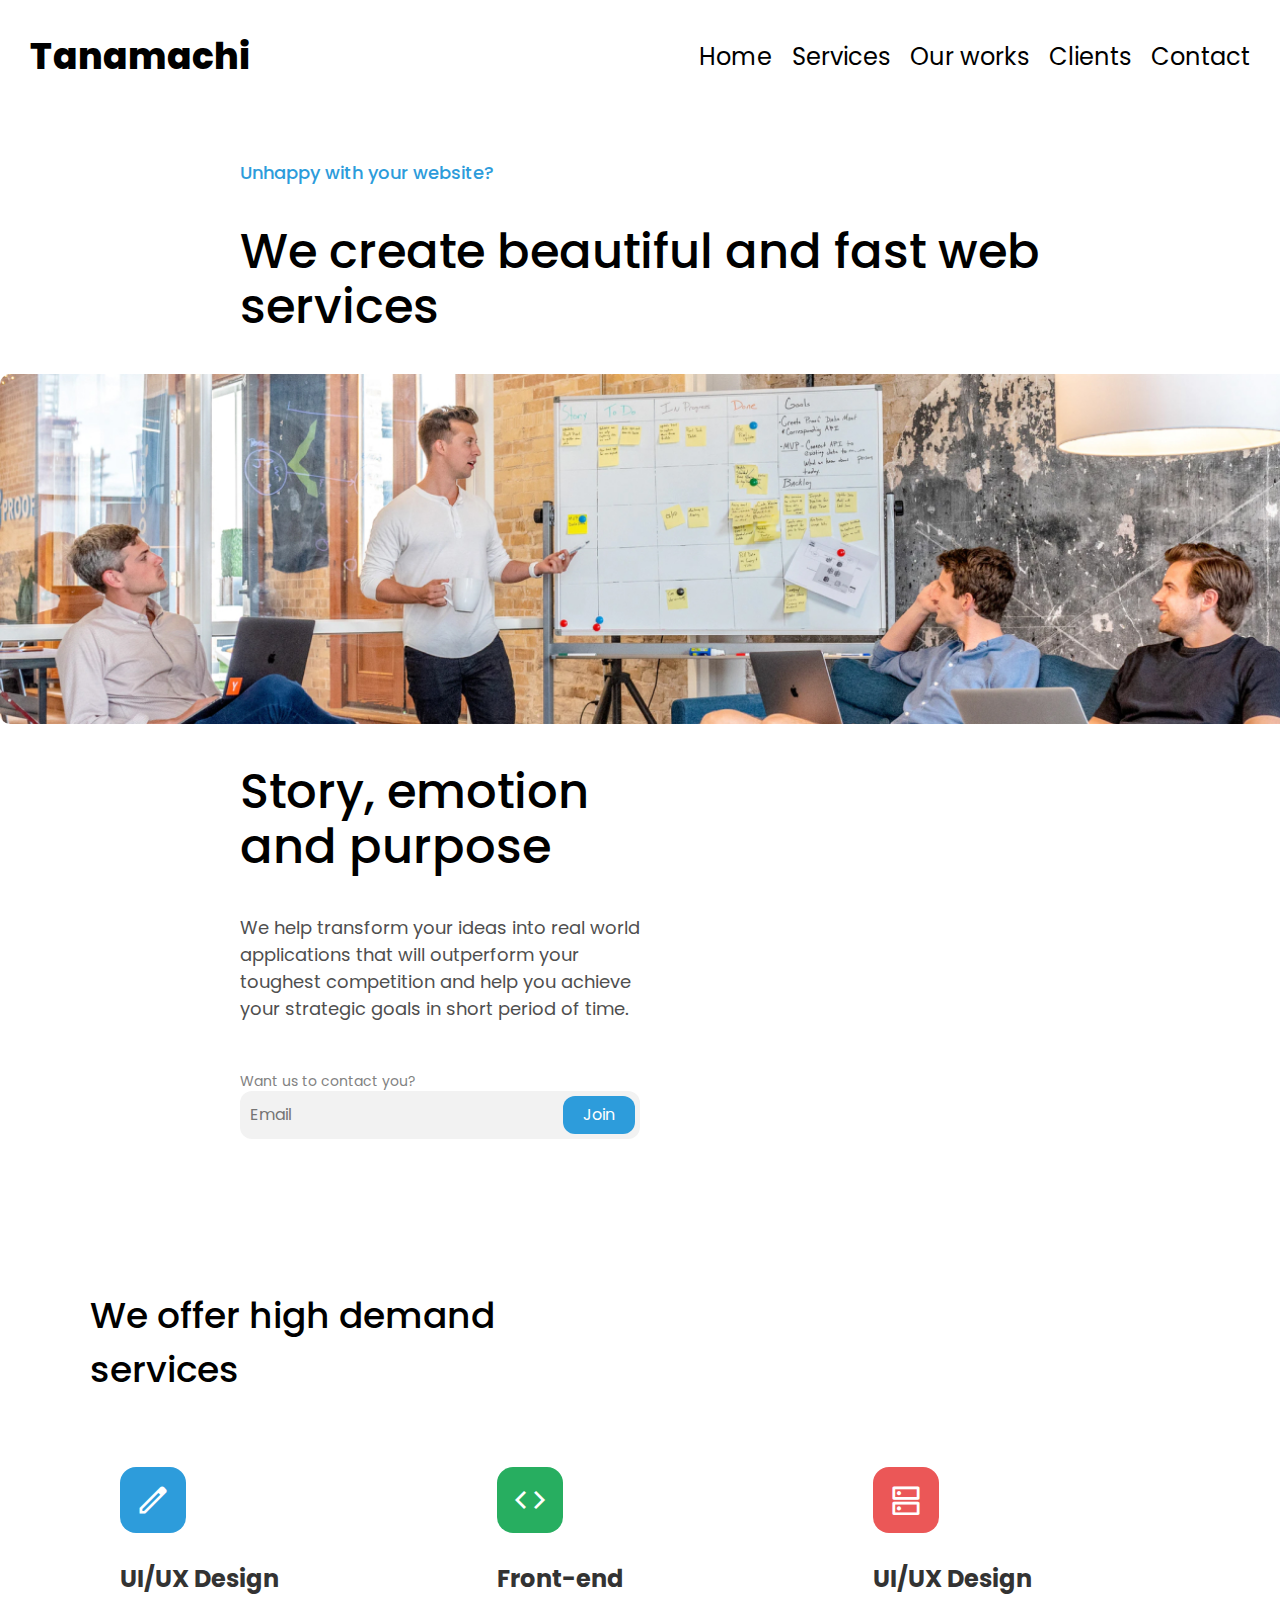
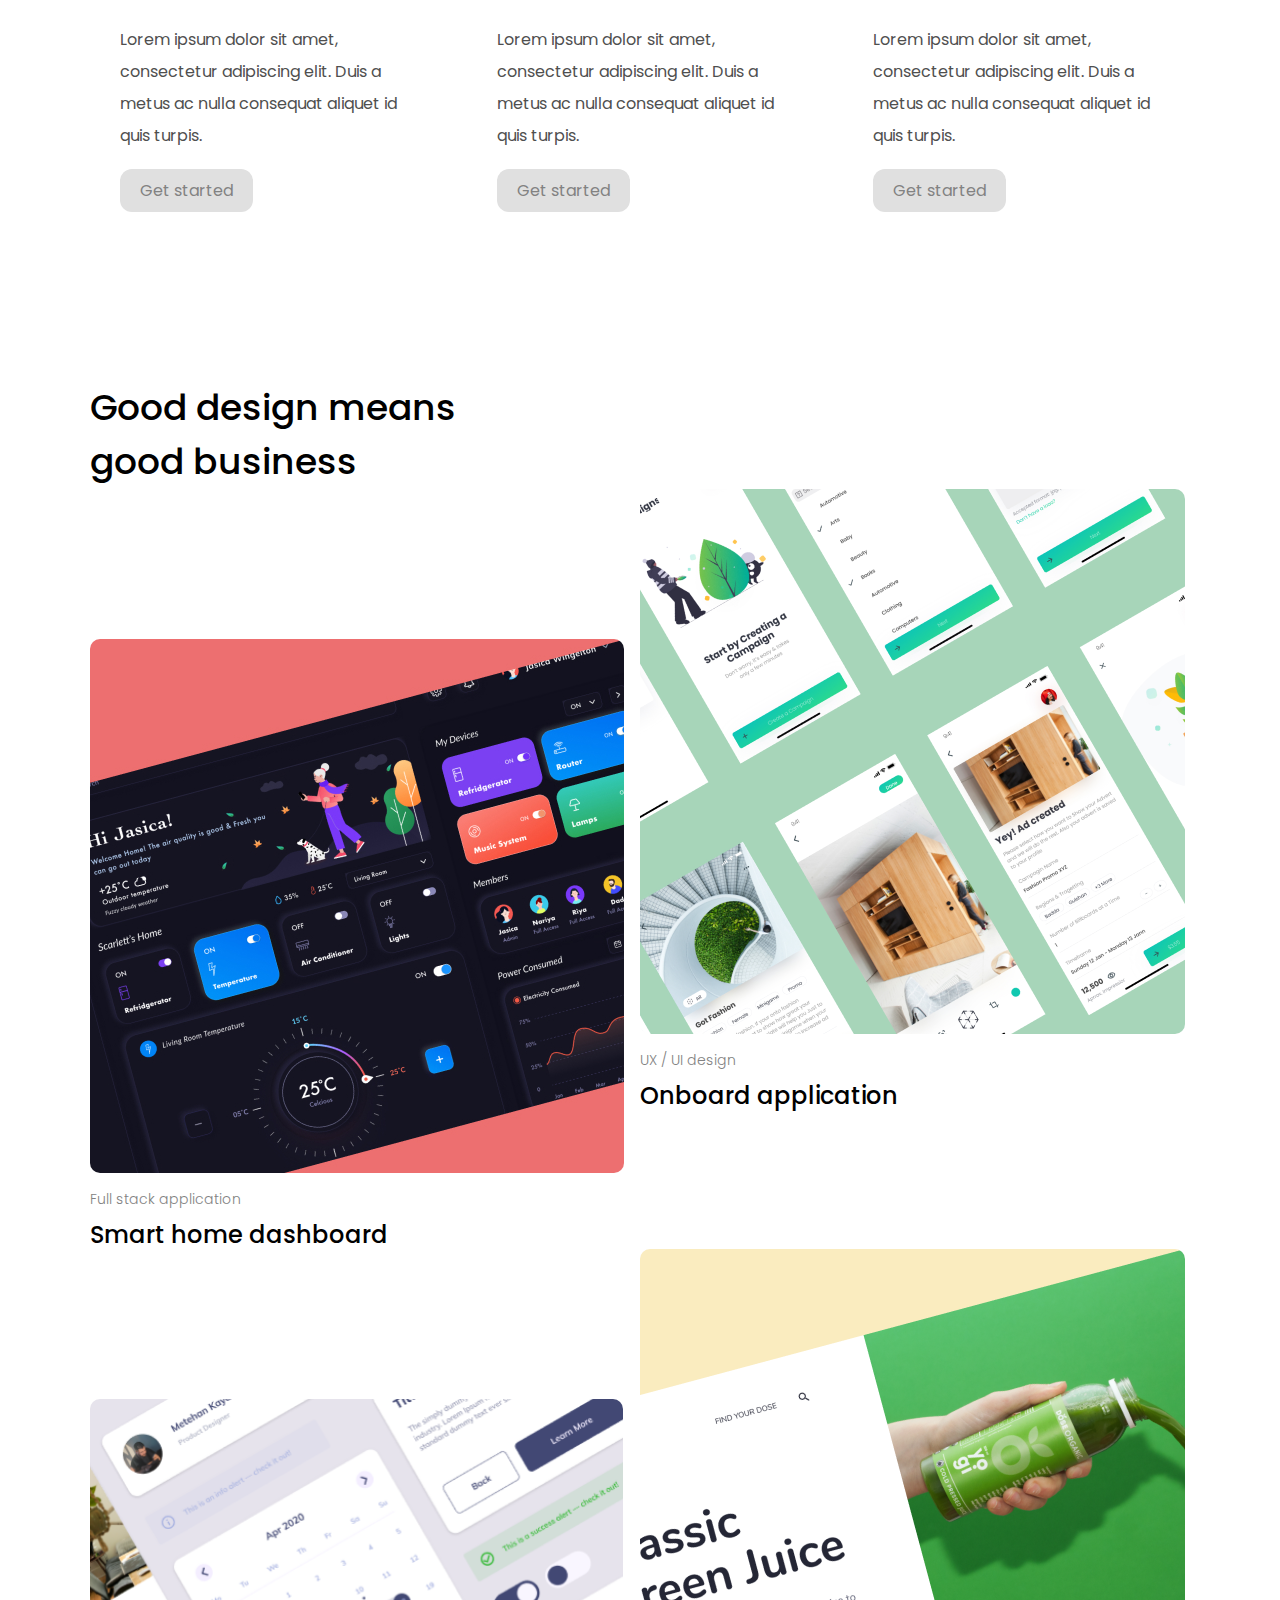
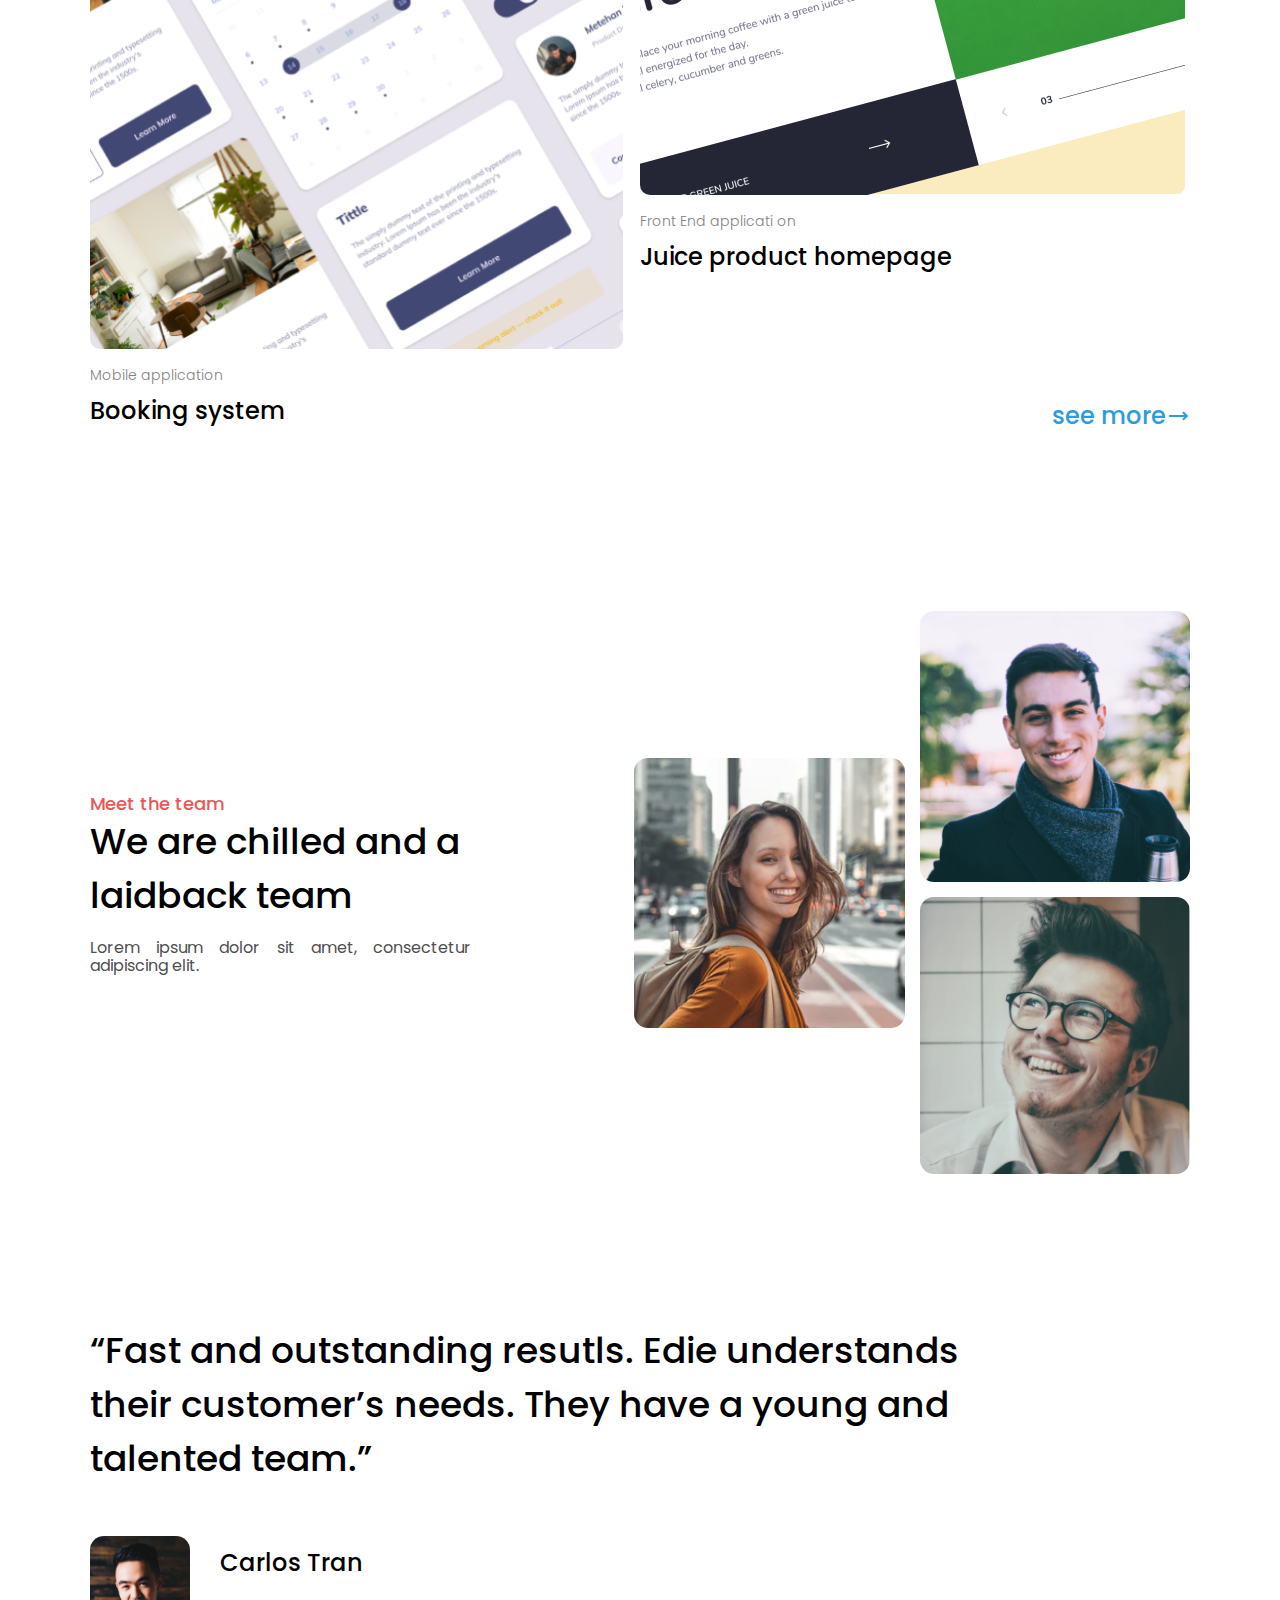
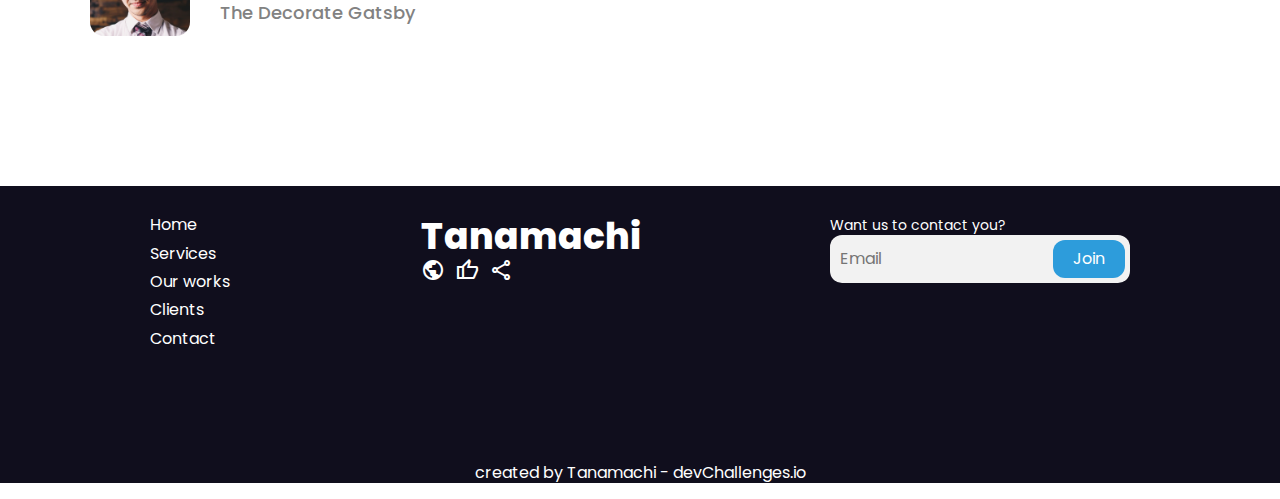
<file: tanamachi-homepage-master/index.html>
<!DOCTYPE html>
<html lang="en">

<head>
  <meta charset="UTF-8">
  <meta http-equiv="X-UA-Compatible" content="IE=edge">
  <meta name="viewport" content="width=device-width, initial-scale=1.0">
  <title>homepage</title>
  <link rel="stylesheet"
    href="https://fonts.googleapis.com/css2?family=Material+Symbols+Outlined:opsz,wght,FILL,GRAD@20..48,100..700,0..1,-50..200" />
  <link rel="stylesheet" href="styles/normalize.css">
  <link rel="stylesheet" href="styles/css.css">
</head>

<body>
  <header class="navbar">
    <p class="navbar__titulo">Tanamachi</p>
    <div class="nav-links">
      <a href="#home" class="link">Home</a>
      <a href="#services" class="link">Services</a>
      <a href="#works" class="link">Our works</a>
      <a href="#client" class="link">Clients</a>
      <a href="#contact" class="link">Contact</a>
    </div>
  </header>
  <main>
    <section class="home" id="home">
      <div class="container-chico">
        <p class="home__titulo">Unhappy with your website?</p>
        <h2>We create beautiful and fast web services</h2>
      </div>
      <img src="img/heroImage.jpg" alt="imagen principal" class="imagen-principal">
      <div class="container-chico">
        <h2 class="w-50 w-50-mobile">Story, emotion and purpose</h2>
        <p class="w-50 container-chico__texto">We help transform your ideas into real world applications that will
          outperform your toughest
          competition and
          help you achieve your strategic goals in short period of time.</p>
        <label for="email" class="contact-you">Want us to contact you?</label>
        <form action="submit" class="w-50 form">
          <input type="email" required class="input" placeholder="Email" id="email">
          <button type="submit" class="boton">Join</button>
        </form>
      </div>
    </section>
    <section class="services container" id="services">
      <h3 class="titulo-principal">We offer high demand services </h3>
      <div class="flex-services">
        <div class="ui-ux">
          <span class="material-symbols-outlined icono ui">
            edit
          </span>
          <h4 class="services__titulo">UI/UX Design</h4>
          <p class="services__texto">Lorem ipsum dolor sit amet, consectetur adipiscing elit. Duis a metus ac nulla
            consequat aliquet id quis
            turpis.</p>
          <a href="#" class="services__boton">Get started</a>
        </div>
        <div class="front-end">
          <span class="material-symbols-outlined icono front">
            code
          </span>
          <h4 class="services__titulo">Front-end</h4>
          <p class="services__texto">Lorem ipsum dolor sit amet, consectetur adipiscing elit. Duis a metus ac nulla
            consequat aliquet id quis
            turpis.</p>
          <a href="#" class="services__boton">Get started</a>
        </div>
        <div class="back-end">
          <span class="material-symbols-outlined icono back">
            dns
          </span>
          <h4 class="services__titulo">UI/UX Design</h4>
          <p class="services__texto">Lorem ipsum dolor sit amet, consectetur adipiscing elit. Duis a metus ac nulla
            consequat aliquet id quis
            turpis.</p>
          <a href="#" class="services__boton">Get started</a>
        </div>
      </div>
    </section>
    <section class="works container" id="works">
      <h3 class="titulo-principal">Good design means good business </h3>
      <div class="works-grid">
        <div class="works-element">
          <img src="img/smarthome.jpg" alt="smarthome" class="work__imagen">
          <p class="work__descripcion">Full stack application</p>
          <h4 class="work__titulo">Smart home dashboard</h4>
        </div>
        <div class="works-element">
          <img src="img/onboard.png" alt="smarthome" class="work__imagen">
          <p class="work__descripcion">UX / UI design</p>
          <h4 class="work__titulo">Onboard application</h4>
        </div>
        <div class="works-element">
          <img src="img/booking.png" alt="smarthome" class="work__imagen">
          <p class="work__descripcion">Mobile application</p>
          <h4 class="work__titulo">Booking system</h4>
        </div>
        <div class="works-element">
          <img src="img/juice-product.png" alt="smarthome" class="work__imagen">
          <p class="work__descripcion">Front End applicati on</p>
          <h4 class="work__titulo">Juice product homepage</h4>
        </div>
      </div>
      <div class="flex-see">
        <h4>see more </h4>
        <span class="material-symbols-outlined">
          trending_flat
        </span>
      </div>
    </section>
    <section class="client container" id="client">
      <div class="client_flex">
        <div class="client__info">
          <p class="client__info--text">Meet the team</p>
          <h3 class="client__info--titulo">We are chilled and a laidback team</h3>
          <p class="client__info--info">Lorem ipsum dolor sit amet, consectetur adipiscing elit.</p>
        </div>
        <div class="client__imagenes">
          <img src="img/person3.png" alt=" persona 3" class="helper-img">
          <div class="client__imagenes--grupo">
            <img src="img/person1.png" alt="persona 1" class="helper-img">
            <img src="img/person2.png" alt="persona 2" class="helper-img">
          </div>
        </div>
      </div>
    </section>

    <section class="contact container" id="contact">
      <h3>“Fast and outstanding resutls. Edie understands their customer’s needs. They have a young and talented team.”
      </h3>
      <div class="contact__perfil">
        <img src="img/person4.png" alt="perfil" class="contact__imagen">
        <div>
          <p class="contact__name">Carlos Tran</p>
          <p class="contact__role">The Decorate Gatsby</p>
        </div>
      </div>
    </section>

    <footer class="footer">
      <div class="footer__flex">
        <nav class="nav-links__footer">
          <a href="#home" class="link__footer">Home</a>
          <a href="#services" class="link__footer">Services</a>
          <a href="#works" class="link__footer">Our works</a>
          <a href="#client" class="link__footer">Clients</a>
          <a href="#contact" class="link__footer">Contact</a>
        </nav>
        <div class="redes">
          <p class="navbar__titulo">Tanamachi</p>
          <div class="icons">
            <span class="material-symbols-outlined">
              public
            </span>
            <span class="material-symbols-outlined">
              thumb_up
            </span>
            <span class="material-symbols-outlined">
              share
            </span>
          </div>
        </div>
        <div class="contact_us">
          <label for="email__footer" class="contact-you">Want us to contact you?</label>
          <form action="submit" class="form">
            <input type="email" required class="input input__footer" placeholder="Email" id="email__footer">
            <button type="submit" class="boton">Join</button>
          </form>
        </div>
      </div>
      <p class="footer__fot">created by Tanamachi - devChallenges.io</p>
    </footer>
  </main>
</body>

</html>
</file>
<file: 404-not-found-master/css/styles.css>
html {
  box-sizing: border-box;
  font-size: 62.5%;
}
*,
*:before,
*:after {
  box-sizing: inherit;
}

body {
  font-size: 16px;
  font-family: "Space Mono", monospace;
}

.container {
  max-width: 30rem;
  margin: 0 auto;
}
@media (min-width: 768px) {
  .container {
    max-width: 120rem;
  }
}
img {
  max-width: 100%;
}
h3 {
  margin-top: 2rem;
  font-weight: 700;
}
@media (min-width: 768px) {
  h3 {
    margin-top: 5rem;
  }
}
h1 {
  font-size: 4.8rem;
  margin: 0;
}
@media (min-width: 768px) {
  h1 {
    font-size: 6.4rem;
  }
}
.texto {
  margin-top: 5rem;
  font-size: 1.6rem;
  margin: 0;
  font-weight: 400;
}
.grid {
  display: flex;
  flex-direction: column;
}
.flex {
  display: flex;
  flex-direction: column;
  gap: 5rem;
}
@media (min-width: 768px) {
  .grid {
    margin-top: 20rem;
    display: grid;
    grid-template-columns: repeat(2, 1fr);
    gap: 5rem;
  }

  .texto {
    font-size: 2.4rem;
    width: 65%;
  }
}

.boton {
  background-color: #333333;
  color: white;
  padding: 3rem 1rem;
  text-align: center;
  width: 75%;
}
@media (min-width: 768px) {
  .boton {
    width: 50%;
  }
}

footer {
  position: absolute;
  bottom: 0;
  width: 100%;
}
@media (min-width: 768px) {
  main {
    padding-bottom: 10rem;
  }
  footer {
    position: static;
  }
}

.footer {
  text-align: center;
  font-size: 1.4rem;
  color: #bdbdbd;
  font-family: "Montserrat", sans-serif;
}
</file>
<file: checkout-page-master/styles/css.css>
@import url("https://fonts.googleapis.com/css2?family=Montserrat:ital,wght@0,400;0,600;0,700;1,500&display=swap");

html {
  box-sizing: border-box;
  font-size: 62.5%;
}
*,
*:before,
*:after {
  box-sizing: inherit;
}

body {
  font-size: 16px;
  font-family: "Montserrat", sans-serif;
  color: #333333;
}
h2 {
  font-size: 18px;
  font-weight: 600;
}
h3 {
  font-size: 16px;
  font-weight: 600;
  color: #4e5150;
  margin: 0;
  padding: 0;
  margin-bottom: 1rem;
}
img {
  border-radius: 5%;
  width: 135px;
  height: 135px;
}
.--gris {
  color: #828282;
}
.material-symbols-outlined {
  font-variation-settings: "FILL" 1, "wght" 400, "GRAD" 0, "opsz" 48;
  font-size: 32px;
  color: #828282;
}

.--naranja {
  color: #f2994a;
  font-weight: 600;
  font-size: 16px;
  display: inline;
  padding-right: 1rem;
}
.container {
  max-width: 400px;
  padding: 1.5rem 1.5rem;
  margin: 0 auto;
}
@media (min-width: 768px) {
  .container {
    max-width: 1200px;
    padding: 3rem 3rem;
    margin: 0 auto;
  }
}
.titulo-principal {
  color: #4e5150;
  font-size: 36px;
  font-weight: 600;
}
.grid {
  display: flex;
  gap: 2rem;
  flex-direction: column-reverse;
}
@media (min-width: 768px) {
  .grid {
    display: grid;
    gap: 5rem;
    grid-template-columns: 2fr 1fr;
  }
}
.precio {
  font-weight: 600;
  font-size: 12px;
  text-decoration: line-through;
  display: inline;
}

.car-total {
  padding: 3rem;
  background-color: #f2f2f2;
  border-radius: 12px;
}
.car {
  display: flex;
  gap: 2rem;
  padding-bottom: 3rem;
}
.precio-cantidad {
  display: flex;
  flex-direction: column;
  justify-content: space-between;
}
.cantidad {
  display: flex;
  align-items: center;
  justify-content: space-around;
  border: 1px solid #828282;
  border-radius: 14px;
}
.signo {
  font-size: 20px;
  background-color: #e0e0e0;
  border-radius: 5%;
}
.envio-titulo {
  margin-top: 5rem;
  border-top: 1px solid #bdbdbd;
  border-bottom: 1px solid #bdbdbd;
}
.envio-precio {
  text-align: right;
}
.flex-envio {
  display: flex;
  justify-content: space-between;
}
.input {
  padding: 1.5rem;
  display: block;
  margin: 1rem 0;
  width: 100%;
  border: 1px solid #828282;
  border-radius: 12px;
}
@media (min-width: 768px) {
  .input {
    width: 70%;
  }
}
.etiqueta {
  font-size: 12px;
  color: #4f4f4f;
}
.checkbox {
  display: block;
  margin-top: 2rem;
}
.flex-boton {
  display: flex;
  justify-content: right;
}
@media (min-width: 768px) {
  .flex-boton {
    width: 70%;
  }
}
.boton {
  padding: 2rem 4rem;
  background-color: #f2994a;
  border-radius: 12px;
  color: white;
  margin-top: 2rem;
  cursor: pointer;
  border: none;
}
.boton:hover {
  background-color: #ab6d36;
}
.country-postalcode {
  display: flex;
  width: 100%;
}
@media (min-width: 768px) {
  .country-postalcode {
    width: 70%;
  }
}
.country {
  width: 50%;
  margin-right: 3rem;
}
.country select {
  width: 100%;
}
.postalcode {
  width: 50%;
}
.postalcode input {
  width: 100%;
}
.container-icon {
  position: relative;
}
.container-icon > span {
  position: absolute;
  top: 9px;
  left: 15px;
}
.container-icon > input,
.container-icon > select {
  padding-left: 6rem;
}
</file>
<file: interior-consultant-master/styles/css.css>
@import url("https://fonts.googleapis.com/css2?family=Crimson+Pro:wght@200&family=Lora:wght@500;700&family=Montserrat:wght@400;500;700&display=swap");

:root {
  --ff-1: "Crimson Pro", serif;
  --ff-2: "Lora", serif;
  --ff-3: "Montserrat", sans-serif;
}

html {
  box-sizing: border-box;
  font-size: 62.5%;
}
*,
*:before,
*:after {
  box-sizing: inherit;
}

body {
  font-size: 16px;
  background-color: #181719;
  color: white;
}
@media (min-width: 768px) {
  body {
    padding-left: 3rem;
    padding-right: 3rem;
    overflow-x: hidden;
  }
}
img {
  max-width: 100%;
}

.container {
  max-width: 350px;
  margin: 0 auto;
}

@media (min-width: 768px) {
  .container {
    max-width: 1300px;
  }
}

.header {
  display: flex;
  padding-top: 1.5rem;
  justify-content: space-between;
  align-items: center;
}
@media (min-width: 768px) {
  .header {
    padding-top: 4rem;
    justify-content: left;
  }
}
.logo {
  width: 50%;
}
.logo__texto {
  display: inline;
  border: 1px solid white;
  font-family: var(--ff-1);
  font-size: 1.4rem;
  padding: 0.5rem 1rem;
  text-transform: uppercase;
}
.navbar {
  display: none;
  align-items: center;
  justify-content: space-around;
  flex-direction: column;
  gap: 3rem;
}
.menu {
  font-size: 36px;
  cursor: pointer;
}
@media (min-width: 768px) {
  .hidden {
    display: none;
  }
  .navbar {
    display: flex;
    flex-direction: row;
    width: 50%;
    justify-content: space-around;
    gap: 2rem;
  }
}

.navbar__link {
  color: white;
  text-decoration: none;
  font-family: var(--ff-3);
}
.selected {
  font-weight: 700;
  border-bottom: 2px solid white;
  padding-bottom: 0.5rem;
}
.contenido-principal {
  display: flex;
  flex-direction: column;
}
@media (min-width: 768px) {
  .contenido-principal {
    margin-top: 15rem;
    flex-direction: row;
    gap: 12rem;
  }
}
.descripcion__titulo {
  font-family: var(--ff-2);
  font-weight: 500;
  font-size: 3.6rem;
}
@media (min-width: 768px) {
  .descripcion__titulo {
    font-size: 4.8rem;
  }
}
.descripcion__contenido {
  font-family: var(--ff-3);
  font-size: 1.4rem;
  line-height: 17px;
  width: 70%;
}
@media (min-width: 768px) {
  .descripcion__contenido {
    font-size: 2.4rem;
    width: 100%;
    line-height: 2.5rem;
  }
}
.descripcion__link {
  color: white;
  text-decoration: none;
  font-weight: 700;
  font-family: var(--ff-3);
  font-size: 1.4rem;
}
@media (min-width: 768px) {
  .descripcion__link {
    font-size: 1.8rem;
  }
}
.read-more {
  display: flex;
  gap: 1rem;
  align-items: center;
  margin-bottom: 3rem;
}
@media (min-width: 768px) {
  .read-more {
    margin-bottom: 0;
  }
}
.decoradora {
  padding: 2rem;
  box-shadow: 3px 5px 5px 1px rgba(0, 0, 0, 0.46);
  background-color: #181719;
  margin: -8rem auto;
  width: 90%;
  position: relative;
}
@media (min-width: 768px) {
  .decoradora {
    width: 70%;
    margin: -8rem 0 0 15rem;
  }
}
.decoradora__perfil {
  display: flex;
  gap: 2rem;
  align-items: center;
}
.decoradora__imagen {
  border-radius: 50%;
  max-height: 5rem;
  max-width: 5rem;
}
.decoradora__name {
  margin: 0;
  font-family: var(--ff-3);
  font-size: 1.2rem;
}
.decoradora__role {
  margin-top: 0.5rem;
  font-size: 1rem;
  font-family: var(--ff-3);
  color: #828282;
}
@media (min-width: 768px) {
  .decoradora__name {
    font-size: 1.4rem;
  }
  .decoradora__role {
    font-size: 1.2rem;
  }
}
.decoradora__date {
  font-family: var(--ff-2);
  font-size: 1.8rem;
  width: 80%;
}
@media (min-width: 768px) {
  .decoradora__date {
    font-size: 2.4rem;
    width: 100%;
  }
}

.footer {
  width: 100%;
  color: #a9a9a9;
  text-align: center;
  opacity: 60%;
  position: absolute;
  bottom: 0;
}
@media (min-width: 768px) {
  .footer {
    position: static;
  }
}

.cerrar {
  font-size: 36px;
  z-index: 200;
}
@media (min-width: 768px) {
  .cerrar {
    display: none;
  }
}
.ocultar {
  display: none;
}

.overlay {
  position: fixed;
  top: 0;
  left: 0;
  right: 0;
  bottom: 0;
  width: 100%;
  height: 100%;
  z-index: 100;
  display: grid;
  place-items: center;
  background: #181719;
}
.flex {
  display: flex;
}
</file>
<file: my-gallery-master/styles/css.css>
@import url("https://fonts.googleapis.com/css2?family=Montserrat:wght@400;500;700&display=swap");

:root {
  --blanco: #ffffff;
  --negro: #000000;
  --Montserrat: "Montserrat", sans-serif;
}

html {
  box-sizing: border-box;
  font-size: 62.5%;
}
*,
*:before,
*:after {
  box-sizing: inherit;
}

body {
  font-size: 16px;
  font-family: var(--Montserrat);
}

.container {
  max-width: 330px;
  margin: 0 auto;
  padding: 3rem 0;
}
@media (min-width: 768px) {
  .container {
    max-width: 1000px;
    padding: 5rem 3rem;
  }
}
.grid-profile {
  display: grid;
  place-items: center;
}
.goku-profile {
  border-radius: 10%;
  width: 100px;
  height: 100px;
}
@media (min-width: 768px) {
  .goku-profile {
    border-radius: 5%;
    width: 150px;
    height: 150px;
  }
}
.stats {
  display: flex;
  gap: 3rem;
}
.box {
  background-color: #e5e5e5;
  border-radius: 5%;
  text-align: center;
  width: 80px;
  height: 50px;
  display: grid;
  align-content: center;
}
@media (min-width: 768px) {
  .box {
    width: 100px;
    height: 70px;
  }
}
.box__titulo,
.box__descripcion {
  margin: 0;
  font-size: 12px;
}
@media (min-width: 768px) {
  .box__titulo,
  .box__descripcion {
    font-size: 16px;
  }
}
.box__descripcion {
  color: #bdbdbd;
}
.name {
  font-size: 24px;
  margin-bottom: 0;
}
.location {
  margin-top: 0.5rem;
  font-size: 14px;
  color: #a9a9a9;
}
.imagen {
  max-width: 100%;
  border-radius: 5%;
  box-shadow: 0px 0px 18px 2px rgba(176, 176, 176, 0.79);
  object-fit: cover;
}
.imagen__larga {
  width: 100px;
  height: 230px;
}
.imagen__cuadrada {
  width: 100px;
  height: 100px;
}
.imagen__rectagular {
  width: 230px;
  height: 100px;
}
@media (min-width: 768px) {
  .imagen__larga {
    width: 300px;
    height: 630px;
  }
  .imagen__cuadrada {
    width: 300px;
    height: 300px;
  }
  .imagen__rectagular {
    width: 630px;
    height: 300px;
  }
}
.grid {
  display: grid;
  grid-template-columns: repeat(3, 1fr);
  gap: 1rem;
  grid-template-areas:
    "a b b"
    "c c f"
    "d e f";
}
@media (min-width: 768px) {
  .grid {
    gap: 2rem;
  }
}
.uno {
  grid-area: a;
}
.dos {
  grid-area: b;
}
.tres {
  grid-area: f;
}
.cuatro {
  grid-area: d;
}
.cinco {
  grid-area: e;
}
.seis {
  grid-area: c;
}
.footer {
  text-align: center;
  opacity: 30%;
  font-size: 14px;
}
@media (min-width: 768px) {
  .footer {
    margin-top: 0rem;
  }
}
</file>
<file: my-team-page-master/styles/css.css>
:root {
  --poppins: "Poppins", sans-serif;
  --montserrat: "Montserrat", sans-serif;
  --pt: "PT Serif", serif;
}
html {
  box-sizing: border-box;
  font-size: 62.5%;
}
*,
*:before,
*:after {
  box-sizing: inherit;
}

body {
  font-size: 16px;
}
h1 {
  font-family: var(--pt);
  font-weight: 700;
  padding: 5rem 0;
  font-size: 36px;
}
@media (min-width: 768px) {
  h1 {
    padding: 0;
  }
}
img {
  max-width: 100%;
}
.container {
  max-width: 1000px;
  margin: 5rem auto;
}

.header {
  margin-bottom: 10rem;
  padding: 0 5rem;
}
.texto {
  line-height: 1.5;
}

@media (min-width: 768px) {
  .header {
    display: flex;
    padding: 0;
  }
  .titulo {
    width: 50%;
  }
  .descripcion {
    width: 50%;
  }
  .texto {
    width: 70%;
  }
}

.flex {
  display: flex;
}
.role {
  font-family: var(--pt);
  text-transform: uppercase;
  writing-mode: vertical-rl;
  text-orientation: mixed;
  font-size: 1.2rem;
}
.team {
  display: grid;
  grid-template-columns: repeat(2, 1fr);
  column-gap: 10rem;
  padding: 0 5rem;
}
.person:nth-child(2n) {
  margin-top: 7rem;
}
@media (min-width: 768px) {
  .team {
    grid-template-columns: repeat(3, 1fr);
    padding: 0;
  }
  .person:nth-child(3n + 2) {
    margin-top: 7rem;
  }
  .person:nth-child(2n + 4) {
    margin-top: 0;
  }
}

.name {
  font-family: var(--poppins);
  font-size: 1.8rem;
}

.footer {
  text-align: center;
  color: #a9a9a9;
  margin: 1rem 0;
}
</file>
<file: portfolio-master/styles/css.css>
@import url("https://fonts.googleapis.com/css2?family=Montserrat:wght@300;400;500;600;700;800&display=swap");
/* Variables globales */
:root {
  --blanco: #ffffff;
  --negro: #000000;
  --azul: #2f80ed;
  --gris-oscuro: #4f4f4f;
  --gris-claro: #333333;
}

html {
  box-sizing: border-box;
  font-size: 62.5%;
}
*,
*:before,
*:after {
  box-sizing: inherit;
}

body {
  font-size: 16px;
  background-color: #f2f2f2;
  font-family: "Montserrat", sans-serif;
  color: #828282;
}
h2 {
  font-size: 24px;
  font-weight: 600;
  color: var(--gris-oscuro);
}
h3 {
  font-size: 18px;
}
p {
  font-weight: 500;
  font-size: 16px;
}
h2,
h3,
p {
  margin-top: 1rem;
  margin-bottom: 1rem;
}
img {
  width: 100%;
  border-radius: 14px;
}
a {
  text-decoration: none;
  color: var(--negro);
}
.f-w-500 {
  font-weight: 500;
}
.f-w-600 {
  font-weight: 500;
}
.no-margin {
  margin: 0;
}
.mayus {
  text-transform: uppercase;
}
.material-symbols-outlined {
  font-variation-settings: "FILL" 1, "wght" 400, "GRAD" 0, "opsz" 48;
}
.container {
  max-width: 1200px;
  padding: 5rem;
  margin: 0 auto;
}
.caja {
  border-radius: 10px;
  background-color: #ffffff;
  padding: 2rem;
  box-shadow: 0px 6px 11px -2px rgba(135, 135, 135, 0.35);
}
.grid-principal {
  display: grid;
  grid-template-columns: 1fr 2fr;
  gap: 3rem;
}
.grid-1,
.grid-2 {
  display: grid;
  gap: 3rem;
  grid-auto-rows: min-content;
}
.profile__contacto {
  margin-top: 3rem;
  margin-bottom: 3rem;
}
.profile__contacto--info {
  display: grid;
  grid-template-columns: 1fr 15fr;
  gap: 1rem;
  align-items: center;
  color: #4f4f4f;
}
.experience__jobs,
.hobbies__elements {
  margin-top: 3rem;
  display: grid;
  gap: 2rem;
}
.experience__job {
  display: grid;
  grid-template-columns: 1fr 2fr;
  place-items: center;
  gap: 1rem;
}
.experience__job--title,
.hobbies__elements--title {
  color: var(--gris-claro);
}
.hobbies__imagen {
  object-fit: cover;
  /*object-position: center; Ayuda a centrar la imagen pero interna sin moverle a lo externo*/
  height: 100px;
}
.skills {
  display: grid;
  grid-template-columns: repeat(2, 1fr);
  gap: 3rem;
}
.skills__code--titulo,
.skills__design--titulo {
  font-weight: 700;
  color: var(--gris-claro);
  text-transform: uppercase;
  margin-bottom: 1rem;
}
.skills__code--skill {
  display: flex;
  align-items: center;
  justify-content: space-between;
}
.skills__code--skill > p {
  text-transform: uppercase;
}

.projects__imagen {
  width: 250px;
}
.projects,
.certificades {
  display: grid;
  gap: 1rem;
}
.projects__contenedor {
  display: flex;
  align-items: center;
  justify-content: space-between;
}
.projects__title,
.certificades__title {
  margin: 0;
  font-weight: 600;
  color: var(--gris-claro);
}
.projects__project,
.certificades__project {
  display: flex;
  gap: 2rem;
}
.projects__project--label {
  display: flex;
  gap: 2rem;
}
.projects__botones {
  margin-top: 5rem;
  display: flex;
  gap: 1rem;
}
.btn {
  padding: 1rem 4rem;
  border: 1px solid var(--azul);
  border-radius: 12px;
}
.btn-demo {
  background-color: var(--azul);
  color: var(--blanco);
}
.btn-demo:hover {
  background-color: #205ba9;
}
.btn-code {
  color: var(--azul);
}
.btn-code:hover {
  background-color: rgb(220, 220, 220);
}
.tags {
  user-select: none;
}
.certificades__project {
  flex-direction: column;
  gap: 1rem;
}
.btn-certificade {
  text-align: center;
}
.filtrado {
  display: flex;
  align-items: center;
  gap: 1rem;
}
.filtrado__label {
  background-color: var(--azul);
  color: var(--blanco);
  padding: 0.5rem 1rem;
  border-radius: 12px;
  cursor: pointer;
}
.filtrado__label:hover {
  background-color: #205ba9;
}
</file>
<file: recipe-page-master/styles/css.css>
:root {
  --Montserrat: "Montserrat", sans-serif;
  --Playfair: "Playfair Display", serif;
}

html {
  box-sizing: border-box;
  font-size: 62.5%;
}
*,
*:before,
*:after {
  box-sizing: inherit;
}

body {
  font-size: 16px;
  font-family: var(--Montserrat);
}
img {
  max-width: 100%;
}
.container {
  max-width: 1200px;
  margin: 0 auto;
  padding: 0 2rem;
}
@media (min-width: 768px) {
  .container {
    padding: 0 3rem;
  }
}
.titulo {
  font-weight: 700;
  font-size: 2.4rem;
  margin-bottom: 0;
  font-family: var(--Playfair);
}
@media (min-width: 768px) {
  .titulo {
    font-size: 4.8rem;
  }
}
.flex {
  display: flex;
  gap: 1rem;
  align-items: center;
  width: 100%;
}
@media (min-width: 768px) {
  .flex {
    width: 50%;
  }
}
.flex__texto {
  font-weight: 500;
  font-size: 14px;
}
.pastel {
  margin-top: 2rem;
  border-radius: 15px;
}

@media (min-width: 768px) {
  .pastel {
    border-radius: 0;
  }
}
.receta {
  display: flex;
  margin-top: 5rem;
  flex-direction: column-reverse;
}
.tiempo {
  display: grid;
  grid-template-columns: repeat(8, 1fr);
}
@media (min-width: 768px) {
  .receta {
    flex-direction: row;
    gap: 20rem;
  }
  .ingredientes {
    width: 80%;
  }
  .tiempo {
    grid-template-columns: 1fr 3fr;
    box-shadow: 1px 0px 13px 4px rgba(170, 170, 170, 0.19);
    place-items: center;
    max-height: 30rem;
    border-radius: 1rem;
    width: 20%;
  }
}

.food {
  color: #f2994a;
}

.text {
  margin: 0;
  padding: 0;
}
.--color-text {
  color: #bdbdbd;
}
.checkbox-text {
  font-size: 16px;
  line-height: 25px;
  color: #333333;
  display: block;
}
@media (min-width: 768px) {
  .checkbox-text {
    width: 80%;
  }
}
.checkbox {
  margin-right: 2rem;
}
h4 {
  font-family: var(--Playfair);
  font-weight: 400;
  font-style: italic;
  font-size: 18px;
}
.tiempo span {
  text-align: center;
}
.titulo-secundario {
  font-family: var(--Playfair);
}
.instrucciones {
  display: flex;
  gap: 2rem;
}
.instrucciones__numero {
  max-width: 10%;
  max-height: 3rem;
  padding: 0.5rem 1rem;
  background-color: #f2994a;
  font-family: var(--Playfair);
  color: white;
  border-radius: 10%;
  font-size: 18px;
}
.instrucciones__texto {
  width: 90%;
}
.src {
  color: #bdbdbd;
  font-family: var(--Montserrat);
  font-style: italic;
  font-size: 16px;
}
.footer {
  text-align: center;
  opacity: 30%;
}
</file>
<file: tanamachi-homepage-master/styles/css.css>
@import url("https://fonts.googleapis.com/css2?family=Poppins:wght@400;500;600;700&display=swap");

html {
  box-sizing: border-box;
  font-size: 62.5%;
}
*,
*:before,
*:after {
  box-sizing: inherit;
}

body {
  font-size: 16px;
  font-family: "Poppins", sans-serif;
}
h2 {
  font-size: 24px;
  font-weight: 500;
}
h3 {
  font-size: 24px;
  font-weight: 500;
}
h4 {
  font-size: 24px;
  font-weight: 500;
}
@media (min-width: 768px) {
  h2 {
    font-size: 48px;
    font-weight: 500;
  }
  h3 {
    font-size: 36px;
    font-weight: 500;
  }
  h4 {
    font-size: 24px;
    font-weight: 500;
  }
}

.navbar {
  display: flex;
  justify-content: space-between;
  align-items: center;
  padding: 0 3rem;
}

.navbar__titulo {
  font-weight: 800;
  font-size: 24px;
}
@media (min-width: 768px) {
  .navbar__titulo {
    font-size: 36px;
  }
}
.nav-links {
  display: none;
}
@media (min-width: 768px) {
  .nav-links {
    display: flex;
    gap: 2rem;
  }
}
.link {
  font-size: 24px;
  text-decoration: none;
  color: black;
  cursor: pointer;
}
.link:hover {
  color: #2d9cdb;
}
.home__titulo {
  margin-top: 5rem;
  font-size: 12px;
  font-weight: 500;
  color: #2d9cdb;
}
@media (min-width: 768px) {
  .home__titulo {
    font-size: 18px;
  }
}
.container-chico {
  max-width: 300px;
  margin: 0 auto;
}
@media (min-width: 768px) {
  .container-chico {
    max-width: 800px;
    margin: 0 auto;
  }
}
.imagen-principal {
  display: block;
  margin: 0 auto;
  border-radius: 10px;
  width: 350px;
  height: 150px;
}
@media (min-width: 768px) {
  .imagen-principal {
    display: block;
    margin: 0 auto;
    border-radius: 10px;
    width: 1350px;
    height: 350px;
  }
}

.w-50 {
  width: 100%;
}
.w-50-mobile {
  width: 70%;
}
@media (min-width: 768px) {
  .w-50 {
    width: 50%;
  }
}
.container-chico__texto {
  line-height: 1.5;
  font-weight: 400;
  font-size: 18px;
  color: #4f4f4f;
  margin-bottom: 5rem;
}
.contact-you {
  font-size: 14px;
  color: #828282;
}
.form {
  position: relative;
}
.input {
  width: 100%;
  padding: 1.5rem 1rem;
  border-radius: 12px;
  border: none;
  background-color: #f2f2f2;
}

.boton {
  color: white;
  background-color: #2d9cdb;
  padding: 1rem 2rem;
  border-radius: 12px;
  border: none;
  position: absolute;
  right: 5px;
  top: 5px;
}
.boton:hover {
  transition-duration: 0.3s;
  background-color: #2273a1;
}
.boton:not(:hover) {
  transition-duration: 0.5s;
}

.container {
  max-width: 300px;
  margin: 10rem auto;
}
@media (min-width: 768px) {
  .container {
    max-width: 1100px;
    margin: 15rem auto;
  }
}
.services__titulo {
  color: #333333;
  font-size: 24px;
  font-weight: 700;
}
.titulo-principal {
  width: 90%;
  font-weight: 500;
  line-height: 1.5;
  margin-bottom: 0;
}
@media (min-width: 768px) {
  .titulo-principal {
    width: 40%;
  }
}
.flex-services {
  margin-top: 4rem;
  display: flex;
  gap: 3rem;
  flex-direction: column;
}
@media (min-width: 768px) {
  .flex-services {
    flex-direction: row;
  }
}
.icono {
  border-radius: 16px;
  color: white;
  padding: 1.5rem;
  font-size: 36px;
}
.ui {
  background-color: #2d9cdb;
}
.front {
  background-color: #27ae60;
}
.back {
  background-color: #eb5757;
}
.services__boton {
  text-decoration: none;
  color: #828282;
  padding: 1rem 2rem;
  background-color: #e0e0e0;
  border-radius: 12px;
}
.services__texto {
  line-height: 2;
  margin: 3rem 0;
  color: #4f4f4f;
}
.ui-ux,
.front-end,
.back-end {
  padding: 1.5rem;
}
@media (min-width: 768px) {
  .ui-ux,
  .front-end,
  .back-end {
    padding: 3rem;
  }
}
.ui-ux:hover,
.front-end:hover,
.back-end:hover {
  box-shadow: 0px 3px 7px 0px rgba(128, 128, 128, 0.64);
  border-radius: 12px;
}
.ui-ux:hover > .services__boton,
.front-end:hover > .services__boton,
.back-end:hover > .services__boton {
  color: white;
  background-color: #2d9cdb;
  transition-duration: 0.5s;
  margin-left: 80px;
}

.services__boton:not(:hover) {
  transition-duration: 0.3s;
}
.works-grid {
  display: grid;
}
@media (min-width: 768px) {
  .works-grid {
    grid-template-columns: 1fr 1fr;
  }
}
.work__imagen {
  max-width: 100%;
  border-radius: 10px;
}
@media (min-width: 768px) {
  .work__imagen {
    max-width: 550px;
    max-height: 550px;
  }
}
.work__descripcion {
  font-size: 14px;
  font-weight: 300;
  color: #828282;
}
.work__titulo {
  margin: 0;
}
.works-element {
  margin-bottom: 3rem;
}
@media (min-width: 768px) {
  .works-element {
    margin-bottom: 0;
  }
  .works-element:nth-child(2n + 1) {
    margin-top: 15rem;
  }
}

.flex-see {
  display: flex;
  justify-content: left;
  place-items: center;
  color: #2d9cdb;
  cursor: pointer;
}
@media (min-width: 768px) {
  .flex-see {
    justify-content: right;
    margin-top: -5.5rem;
  }
}
.flex-see:hover {
  color: #2473a1;
}

.client {
  margin-top: 10rem;
}
.client_flex {
  display: flex;
  flex-direction: column;
}
@media (min-width: 768px) {
  .client_flex {
    justify-content: space-between;
    align-items: center;
    flex-direction: row;
  }
}
.client__info--text {
  font-size: 18px;
  color: #eb5757;
  font-weight: 500;
}
.client__info--titulo {
  line-height: 1.5;
  font-size: 36px;
}
.client__info--info {
  font-size: 16px;
  color: #4f4f4f;
  font-weight: 400;
  text-align: justify;
  width: 70%;
}
@media (min-width: 768) {
  .client__info--info {
    width: 40%;
  }
}
.client__info--text,
.client__info--titulo {
  margin: 0;
}
@media (min-width: 768px) {
  .client__info--text,
  .client__info--titulo {
    width: 70%;
  }
}
.client__imagenes {
  display: grid;
  grid-template-columns: repeat(2, 1fr);
  place-items: center;
  gap: 1.5rem;
}
.client__imagenes--grupo {
  display: grid;
  gap: 1.5rem;
}
.helper-img {
  border-radius: 14px;
  width: 100%;
}
.client {
  margin-top: 10rem;
}
.contact > h3 {
  margin: 0;
  line-height: 1.5;
}
@media (min-width: 768px) {
  .contact > h3 {
    width: 80%;
  }
}
.contact__perfil {
  display: flex;
  column-gap: 3rem;
  margin-top: 5rem;
}
.contact__imagen {
  max-width: 100px;
  max-height: 100px;
  border-radius: 14px;
}
.contact__name {
  font-size: 24px;
  font-weight: 500;
  margin: 0;
}
.contact__role {
  margin: 0;
  font-size: 18px;
  font-weight: 500;
  color: #828282;
}
.contact__perfil > div {
  display: grid;
  align-items: center;
}
.footer {
  background-color: #100e1d;
  margin: 0;
}
.footer__fot {
  text-align: center;
  color: white;
  display: relative;
  bottom: 0;
}
.footer__flex {
  padding: 4rem 5rem 10rem 4rem;
  display: flex;
  flex-direction: column;
  gap: 6rem;
}
@media (min-width: 768px) {
  .footer__flex {
    padding: 3rem 15rem 10rem 15rem;
    display: flex;
    justify-content: space-between;
    align-items: flex-start;
    flex-direction: row;
  }
}
.nav-links__footer {
  display: flex;
  flex-direction: column;
  gap: 1rem;
}
.link__footer {
  color: white;
  text-decoration: none;
}
.link__footer:hover {
  color: #989898;
}
.redes > p {
  margin: 0;
  color: white;
}
.contact_us > label {
  color: white;
}
.input__footer {
  width: 100%;
}
@media (min-width: 768px) {
  .input__footer {
    width: 300px;
  }
}
.icons {
  display: flex;
  gap: 1rem;
  color: white;
}
</file>
